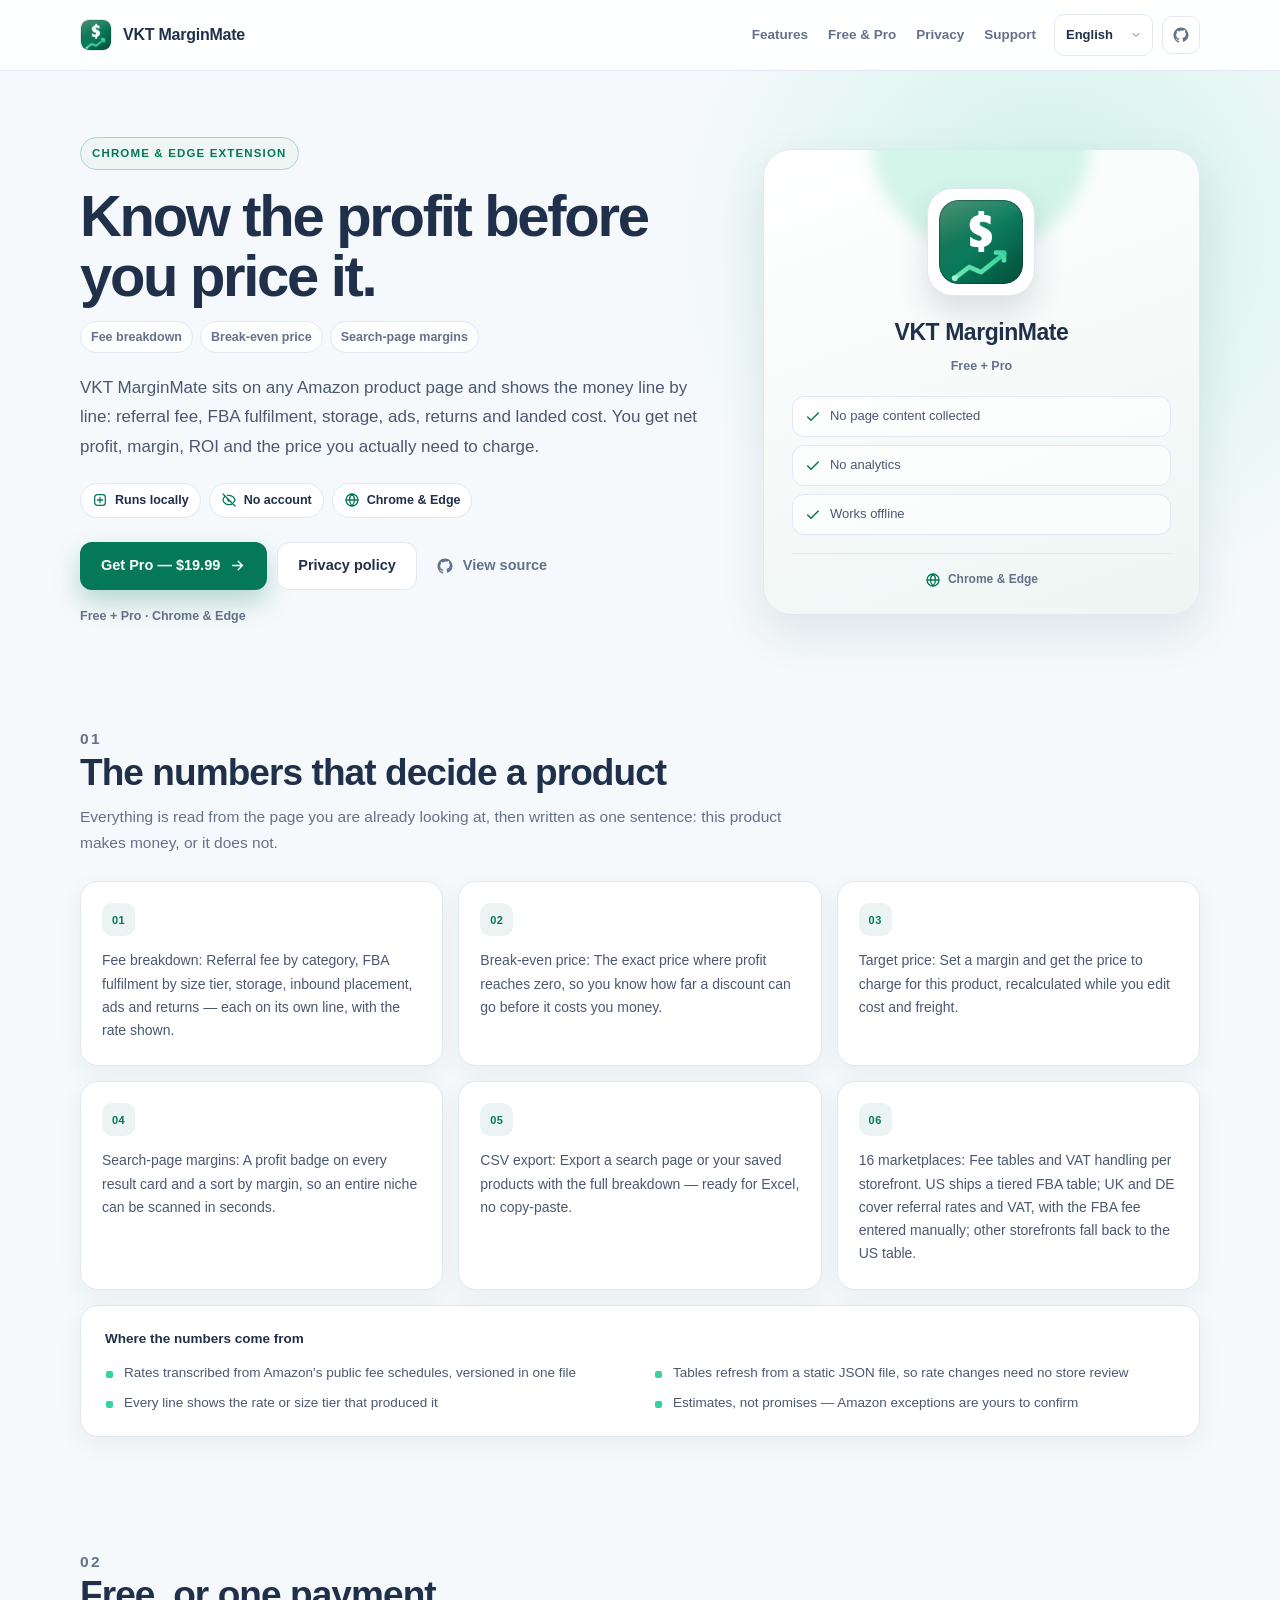
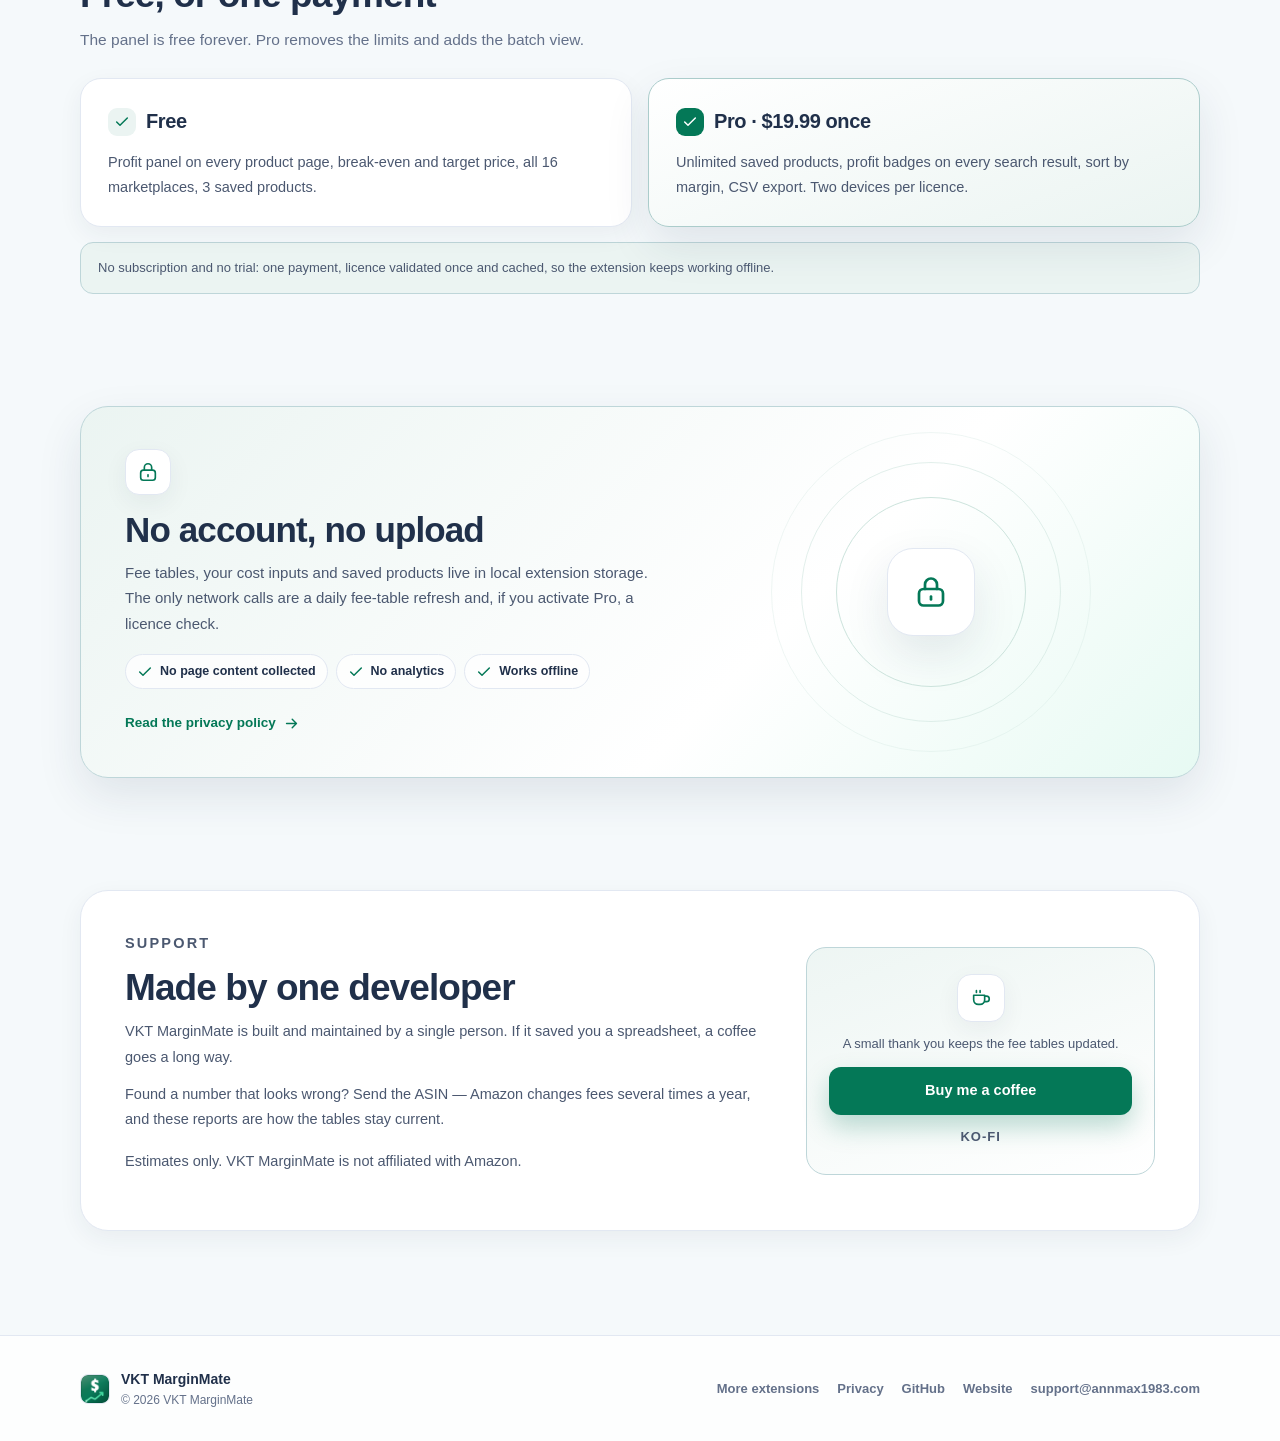
<file: index.html>
<!DOCTYPE html>
<html lang="en">
<head>
<meta charset="utf-8">
<meta name="viewport" content="width=device-width, initial-scale=1">
<title>VKT MarginMate — Amazon FBA profit calculator</title>
<meta name="description" content="VKT MarginMate shows the real profit of any Amazon product: referral fee, FBA fulfilment, storage, ads, returns and landed cost, plus break-even and target price. Chrome and Edge extension, local only.">
<link rel="icon" href="icons/icon128.png">
<style>
:root{
  --accent:#047857;
  --accent-2:#34d399;
  --bg:#f5f9fb;
  --surface:#ffffff;
  --ink:#20304a;
  --body:#4b5870;
  --muted:#64718a;
  --line:#e2e8f2;
  --tint:#eef3fb;
  --tint:color-mix(in srgb, var(--accent) 8%, #ffffff);
  --tint-strong:#e5edfa;
  --tint-strong:color-mix(in srgb, var(--accent) 14%, #ffffff);
  --shadow:0 18px 45px rgba(32,48,74,.10);
  --shadow-soft:0 8px 24px rgba(32,48,74,.06);
}
*{box-sizing:border-box}
html{scroll-behavior:smooth;scroll-padding-top:96px}
body{
  margin:0;
  color:var(--body);
  background:radial-gradient(900px 420px at 100% -8%, color-mix(in srgb, var(--accent-2) 12%, #ffffff) 0%, rgba(255,255,255,0) 70%), var(--bg);
  font-family:"Segoe UI Variable Text","Segoe UI",-apple-system,BlinkMacSystemFont,"Helvetica Neue",Arial,sans-serif;
  font-size:16px;
  line-height:1.65;
  -webkit-font-smoothing:antialiased;
  text-rendering:optimizeLegibility;
}
img{display:block;max-width:100%}
a{color:var(--accent);text-decoration:none}
a:hover{text-decoration:underline}
button,select{font:inherit}
[hidden]{display:none !important}
::selection{background:color-mix(in srgb, var(--accent) 22%, #ffffff);color:var(--ink)}
:focus-visible{outline:2px solid color-mix(in srgb, var(--accent) 55%, #ffffff);outline-offset:3px}
.wrap{width:min(1120px, calc(100% - 40px));margin:0 auto}
.topbar{position:sticky;top:0;z-index:40;background:rgba(255,255,255,.88);backdrop-filter:blur(16px);border-bottom:1px solid var(--line)}
.topbar-inner{display:flex;align-items:center;gap:18px;height:70px}
.brand{display:flex;align-items:center;gap:11px;color:var(--ink);font-size:16px;font-weight:750;letter-spacing:-.015em;white-space:nowrap}
.brand:hover{text-decoration:none}
.brand img{width:32px;height:32px;border-radius:9px;background:#fff;border:1px solid var(--line)}
.nav-links{display:flex;align-items:center;gap:20px;margin-left:auto;font-size:13.5px;font-weight:650}
.nav-links a{color:var(--muted)}
.nav-links a:hover{color:var(--accent);text-decoration:none}
.top-actions{display:flex;align-items:center;gap:9px;margin-left:auto}
.nav-links + .top-actions{margin-left:0}
.icon-btn{width:38px;height:38px;display:grid;place-items:center;border-radius:10px;border:1px solid var(--line);background:#fff;color:var(--muted)}
.icon-btn:hover{color:var(--accent);border-color:color-mix(in srgb, var(--accent) 26%, var(--line));text-decoration:none}
.lang{
  appearance:none;-webkit-appearance:none;
  border:1px solid var(--line);
  background-color:#fff;
  background-image:url("data:image/svg+xml,%3Csvg xmlns='http://www.w3.org/2000/svg' width='12' height='12' viewBox='0 0 24 24' fill='none' stroke='%2364718a' stroke-width='2' stroke-linecap='round' stroke-linejoin='round'%3E%3Cpath d='m6 9 6 6 6-6'/%3E%3C/svg%3E");
  background-repeat:no-repeat;
  background-position:right 10px center;
  background-size:12px;
  color:var(--ink);
  border-radius:10px;
  padding:9px 32px 9px 11px;
  font-size:13px;
  font-weight:600;
  cursor:pointer;
  max-width:150px;
}
.lang:hover{border-color:color-mix(in srgb, var(--accent) 26%, var(--line))}
.btn{display:inline-flex;align-items:center;justify-content:center;gap:9px;min-height:48px;padding:0 20px;border-radius:12px;border:1px solid transparent;font-weight:700;font-size:14.5px;line-height:1.2;transition:transform .18s ease, box-shadow .18s ease, background-color .18s ease, border-color .18s ease}
.btn:hover{text-decoration:none;transform:translateY(-1px)}
.btn-primary{background:var(--accent);color:#fff;box-shadow:0 12px 26px color-mix(in srgb, var(--accent) 26%, transparent)}
.btn-primary:hover{background:color-mix(in srgb, var(--accent) 90%, var(--ink));box-shadow:0 15px 30px color-mix(in srgb, var(--accent) 30%, transparent)}
.btn-secondary{background:#fff;color:var(--ink);border-color:var(--line)}
.btn-secondary:hover{border-color:color-mix(in srgb, var(--accent) 28%, var(--line))}
.btn-quiet{background:transparent;color:var(--muted);padding:0 8px}
.btn-quiet:hover{color:var(--accent)}
.site-footer{margin-top:48px;border-top:1px solid var(--line);background:rgba(255,255,255,.8);padding:32px 0}
.footer-inner{display:flex;flex-wrap:wrap;gap:20px 32px;align-items:center;justify-content:space-between}
.footer-brand{display:flex;align-items:center;gap:11px;color:var(--ink);font-size:14px;font-weight:700}
.footer-brand img{width:30px;height:30px;border-radius:8px;border:1px solid var(--line);background:#fff}
.footer-brand .copy{display:block;color:var(--muted);font-size:12px;font-weight:500;line-height:1.4;margin-top:1px}
.footer-links{display:flex;flex-wrap:wrap;gap:9px 18px;align-items:center;font-size:13px;font-weight:600}
.footer-links a{color:var(--muted)}
.footer-links a:hover{color:var(--accent);text-decoration:none}
@media (max-width:900px){
  .nav-links{display:none}
  .topbar-inner{height:62px}
  .wrap{width:calc(100% - 32px)}
}
@media (max-width:560px){
  .brand span{display:none}
  .lang{max-width:124px}
  .site-footer{padding:26px 0}
  .footer-inner{align-items:flex-start;flex-direction:column}
}
@media (prefers-reduced-motion:reduce){
  html{scroll-behavior:auto}
  *,*::before,*::after{transition:none !important;animation:none !important}
}

.hero{position:relative;overflow:hidden;padding:66px 0 44px}
.hero::before{content:"";position:absolute;right:-160px;top:-220px;width:780px;height:780px;border-radius:50%;background:radial-gradient(circle, color-mix(in srgb, var(--accent-2) 20%, rgba(255,255,255,0)) 0%, rgba(255,255,255,0) 68%);pointer-events:none}
.hero-grid{position:relative;display:grid;grid-template-columns:minmax(0,1.18fr) minmax(300px,.82fr);gap:54px;align-items:center}
.hero-copy{min-width:0}
.eyebrow{display:inline-flex;align-items:center;gap:7px;padding:6px 11px;border-radius:999px;border:1px solid color-mix(in srgb, var(--accent) 22%, var(--line));background:color-mix(in srgb, var(--accent) 7%, #ffffff);color:var(--accent);font-size:11.5px;font-weight:800;letter-spacing:.1em;text-transform:uppercase}
.hero h1{margin:16px 0 14px;color:var(--ink);font-size:clamp(36px,4.9vw,58px);line-height:1.04;letter-spacing:-.04em;font-weight:800;overflow-wrap:anywhere}
.tagline{display:flex;flex-wrap:wrap;gap:7px;margin:0 0 20px}
.tagline span{padding:5px 10px;border:1px solid var(--line);border-radius:999px;background:rgba(255,255,255,.8);color:var(--muted);font-size:12.5px;font-weight:650}
.lead{max-width:680px;margin:0 0 22px;color:var(--body);font-size:17px;line-height:1.72}
.badges{display:flex;flex-wrap:wrap;gap:8px;margin:0 0 24px}
.badge{display:inline-flex;align-items:center;gap:7px;padding:6px 11px;border:1px solid var(--line);border-radius:999px;background:#fff;color:var(--ink);font-size:12.5px;font-weight:650}
.badge svg{color:var(--accent)}
.cta-row{display:flex;flex-wrap:wrap;gap:10px;align-items:center}
.micro{margin:16px 0 0;color:var(--muted);font-size:12.5px;font-weight:550}
.app-card{position:relative;overflow:hidden;padding:32px 28px 24px;border:1px solid var(--line);border-radius:28px;background:linear-gradient(160deg,#ffffff 0%, color-mix(in srgb, var(--accent) 7%, #ffffff) 100%);box-shadow:var(--shadow);text-align:center}
.app-card-glow{position:absolute;width:220px;height:220px;left:50%;top:-120px;transform:translateX(-50%);border-radius:50%;background:color-mix(in srgb, var(--accent-2) 20%, rgba(255,255,255,0));filter:blur(8px)}
.app-icon{position:relative;width:108px;height:108px;margin:6px auto 18px;padding:11px;border-radius:26px;background:#fff;border:1px solid var(--line);box-shadow:0 16px 30px rgba(32,48,74,.14)}
.app-icon img{width:100%;height:100%;object-fit:contain;border-radius:18px}
.app-name{position:relative;color:var(--ink);font-size:23px;font-weight:800;letter-spacing:-.02em}
.app-sub{position:relative;margin:4px 0 20px;color:var(--muted);font-size:12.5px;font-weight:600}
.app-points{position:relative;display:grid;gap:8px;text-align:left}
.app-points div{display:flex;align-items:flex-start;gap:9px;padding:10px 12px;border:1px solid var(--line);border-radius:12px;background:rgba(255,255,255,.72);color:var(--body);font-size:13px;line-height:1.45}
.app-points svg{flex:none;margin-top:2px;color:var(--accent)}
.app-footer{position:relative;display:flex;align-items:center;justify-content:center;gap:7px;margin-top:18px;padding-top:16px;border-top:1px solid var(--line);color:var(--muted);font-size:12px;font-weight:650}
.app-footer svg{color:var(--accent)}
.block{padding:56px 0}
.section-head{max-width:720px;margin:0 0 26px}
.kicker{margin:0 0 9px;color:var(--accent);font-size:11.5px;font-weight:800;letter-spacing:.15em;text-transform:uppercase}
.section-head h2,.support-copy h2{margin:0 0 10px;color:var(--ink);font-size:clamp(27px,3.2vw,37px);line-height:1.15;letter-spacing:-.025em;font-weight:800}
.section-head p{margin:0;color:var(--muted);font-size:15.5px;line-height:1.65}
.feature-grid{display:grid;grid-template-columns:repeat(3,minmax(0,1fr));gap:15px}
.feature{padding:21px 21px 23px;border:1px solid var(--line);border-radius:18px;background:#fff;box-shadow:var(--shadow-soft);transition:transform .2s ease, border-color .2s ease, box-shadow .2s ease}
.feature:hover{transform:translateY(-2px);border-color:color-mix(in srgb, var(--accent) 22%, var(--line));box-shadow:0 14px 32px rgba(32,48,74,.09)}
.feature .num{display:inline-flex;align-items:center;justify-content:center;width:33px;height:33px;margin-bottom:13px;border-radius:10px;background:var(--tint);color:var(--accent);font-size:11px;font-weight:800;letter-spacing:.04em}
.feature p{margin:0;color:var(--body);font-size:14px;line-height:1.66}
.more-panel{margin-top:15px;padding:22px 24px;border:1px solid var(--line);border-radius:18px;background:#fff;box-shadow:var(--shadow-soft)}
.more-panel h3{margin:0 0 13px;color:var(--ink);font-size:13.5px;font-weight:750}
.more-list{display:grid;grid-template-columns:1fr 1fr;gap:9px 28px;margin:0;padding:0;list-style:none}
.more-list li{position:relative;padding-left:19px;color:var(--body);font-size:13.5px;line-height:1.55}
.more-list li::before{content:"";position:absolute;left:1px;top:.6em;width:7px;height:7px;border-radius:2px;background:var(--accent-2)}
.plans{display:grid;grid-template-columns:1fr 1fr;gap:16px}
.plan{padding:26px 27px;border:1px solid var(--line);border-radius:21px;background:#fff;box-shadow:var(--shadow-soft)}
.plan.premium{border-color:color-mix(in srgb, var(--accent) 25%, var(--line));background:linear-gradient(160deg,#ffffff 0%, color-mix(in srgb, var(--accent) 8%, #ffffff) 100%);box-shadow:var(--shadow)}
.plan-top{display:flex;align-items:center;gap:10px;margin-bottom:12px}
.plan-top h3{margin:0;color:var(--ink);font-size:20px;font-weight:780;letter-spacing:-.02em}
.plan-mark{display:inline-flex;align-items:center;justify-content:center;width:28px;height:28px;border-radius:9px}
.plan-mark.free{background:var(--tint);color:var(--accent)}
.plan-mark.premium{background:var(--accent);color:#fff}
.plan p{margin:0;color:var(--body);font-size:14.5px;line-height:1.72}
.plan-note{margin-top:15px;padding:14px 17px;border:1px solid color-mix(in srgb, var(--accent) 16%, var(--line));border-radius:13px;background:var(--tint);color:var(--body);font-size:13px;line-height:1.65}
.privacy-panel{display:grid;grid-template-columns:minmax(0,1.1fr) minmax(260px,.9fr);gap:34px;align-items:center;padding:42px 44px;border:1px solid color-mix(in srgb, var(--accent) 16%, var(--line));border-radius:28px;background:linear-gradient(135deg, color-mix(in srgb, var(--accent) 8%, #ffffff) 0%, #ffffff 62%, color-mix(in srgb, var(--accent-2) 12%, #ffffff) 100%);box-shadow:var(--shadow)}
.panel-icon{display:inline-flex;align-items:center;justify-content:center;width:46px;height:46px;margin-bottom:15px;border-radius:14px;background:#fff;border:1px solid var(--line);color:var(--accent);box-shadow:var(--shadow-soft)}
.privacy-panel h2{margin:0 0 10px;color:var(--ink);font-size:clamp(26px,3vw,35px);line-height:1.15;letter-spacing:-.025em;font-weight:800}
.panel-lead{max-width:620px;margin:0 0 18px;color:var(--body);font-size:15px;line-height:1.7}
.points{display:flex;flex-wrap:wrap;gap:8px;margin-bottom:20px}
.point{display:inline-flex;align-items:center;gap:7px;padding:6px 11px;border:1px solid var(--line);border-radius:999px;background:rgba(255,255,255,.78);color:var(--ink);font-size:12.5px;font-weight:650}
.point svg{color:var(--accent)}
.text-link{display:inline-flex;align-items:center;gap:7px;color:var(--accent);font-size:13.5px;font-weight:750}
.text-link:hover{text-decoration:none;gap:10px}
.privacy-visual{position:relative;min-height:250px;display:grid;place-items:center}
.ring{position:absolute;border-radius:50%;border:1px solid color-mix(in srgb, var(--accent) 20%, #ffffff)}
.ring.one{width:190px;height:190px}
.ring.two{width:260px;height:260px;opacity:.58}
.ring.three{width:320px;height:320px;opacity:.32}
.lock-badge{position:relative;display:grid;place-items:center;width:88px;height:88px;border-radius:26px;background:#fff;border:1px solid var(--line);color:var(--accent);box-shadow:var(--shadow)}
.lock-badge svg{width:36px;height:36px}
.support-card{display:grid;grid-template-columns:minmax(0,1.3fr) minmax(260px,.7fr);gap:34px;align-items:center;padding:40px 44px;border:1px solid var(--line);border-radius:28px;background:#fff;box-shadow:var(--shadow-soft)}
.support-copy .kicker{margin-bottom:10px}
.support-copy p{max-width:640px;margin:0 0 12px;color:var(--body);font-size:14.5px;line-height:1.75}
.support-copy p:last-of-type{margin-bottom:16px}
.disclaimer{margin:0;color:var(--muted);font-size:12px;line-height:1.6}
.kofi{display:flex;flex-direction:column;align-items:center;gap:12px;padding:26px 22px;border:1px solid color-mix(in srgb, var(--accent) 16%, var(--line));border-radius:20px;background:linear-gradient(160deg, color-mix(in srgb, var(--accent) 7%, #ffffff) 0%, #ffffff 100%);text-align:center}
.kofi-icon{display:grid;place-items:center;width:48px;height:48px;border-radius:14px;background:#fff;border:1px solid var(--line);color:var(--accent);box-shadow:var(--shadow-soft)}
.kofi p{margin:0;color:var(--body);font-size:13px;line-height:1.6}
.kofi-btn{width:100%}
.kofi-note{margin:0;color:var(--muted);font-size:11.5px;font-weight:700;letter-spacing:.08em;text-transform:uppercase}
@media (max-width:1024px){
  .hero-grid{grid-template-columns:1fr;gap:38px}
  .app-card{max-width:460px;margin:0 auto;width:100%}
  .feature-grid{grid-template-columns:1fr 1fr}
  .privacy-panel,.support-card{grid-template-columns:1fr;gap:26px}
  .privacy-visual{min-height:210px}
}
@media (max-width:760px){
  .hero{padding:44px 0 30px}
  .hero h1{font-size:clamp(33px,9vw,46px)}
  .lead{font-size:16px}
  .block{padding:42px 0}
  .feature-grid{grid-template-columns:1fr}
  .plans{grid-template-columns:1fr}
  .more-list{grid-template-columns:1fr}
  .privacy-panel,.support-card{padding:28px 22px;border-radius:22px}
  .privacy-visual{display:none}
  .cta-row .btn{flex:1 1 auto}
}
</style>
</head>
<body>
<header class="topbar">
  <div class="wrap topbar-inner">
    <a class="brand" href="index.html"><img src="icons/icon128.png" alt="" width="32" height="32"><span>VKT MarginMate</span></a>
    <nav class="nav-links" aria-label="Main">
      <a href="#features" id="i-nav-features">Features</a>
      <a href="#plans" id="i-nav-plans">Free &amp; Pro</a>
      <a href="#privacy" id="i-nav-privacy">Privacy</a>
      <a href="#support" id="i-nav-support">Support</a>
    </nav>
    <div class="top-actions">
      <select class="lang" id="i-lang" aria-label="Language"><option value="en">English</option><option value="zh">简体中文</option><option value="ja">日本語</option><option value="de">Deutsch</option><option value="es">Español</option><option value="fr">Français</option></select>
      <a class="icon-btn" href="https://github.com/annmax1983/MarginMate" target="_blank" rel="noopener" aria-label="GitHub"><svg viewBox="0 0 24 24" width="18" height="18" aria-hidden="true" fill="currentColor"><path d="M12 2C6.48 2 2 6.58 2 12.25c0 4.53 2.87 8.37 6.84 9.73.5.1.68-.22.68-.49 0-.24-.01-1.05-.01-1.9-2.78.62-3.37-1.21-3.37-1.21-.45-1.18-1.11-1.5-1.11-1.5-.91-.64.07-.63.07-.63 1 .07 1.53 1.06 1.53 1.06.89 1.56 2.34 1.11 2.91.85.09-.66.35-1.11.63-1.36-2.22-.26-4.56-1.14-4.56-5.07 0-1.12.39-2.03 1.03-2.75-.1-.26-.45-1.3.1-2.71 0 0 .84-.28 2.75 1.05A9.4 9.4 0 0 1 12 5.96c.85 0 1.71.12 2.51.35 1.91-1.33 2.75-1.05 2.75-1.05.55 1.41.2 2.45.1 2.71.64.72 1.03 1.63 1.03 2.75 0 3.94-2.34 4.81-4.57 5.06.36.32.68.94.68 1.9 0 1.37-.01 2.47-.01 2.81 0 .27.18.6.69.49A10.02 10.02 0 0 0 22 12.25C22 6.58 17.52 2 12 2Z"/></svg></a>
    </div>
  </div>
</header>
<main>
  <section class="hero">
    <div class="wrap hero-grid">
      <div class="hero-copy">
        <span class="eyebrow" id="i-eyebrow">Chrome &amp; Edge extension</span>
        <h1 id="i-h1">Know the profit before you price it.</h1>
        <div class="tagline" id="i-tagline"><span>Fee breakdown</span><span>Break-even price</span><span>Search-page margins</span></div>
        <p class="lead" id="i-intro">VKT MarginMate sits on any Amazon product page and shows the money line by line: referral fee, FBA fulfilment, storage, ads, returns and landed cost. You get net profit, margin, ROI and the price you actually need to charge.</p>
        <div class="badges" id="i-badges"><span class="badge"><svg viewBox="0 0 24 24" width="16" height="16" aria-hidden="true" fill="none" stroke="currentColor" stroke-width="1.9" stroke-linecap="round" stroke-linejoin="round"><rect x="4" y="4" width="16" height="16" rx="4"/><path d="M8 12h8M12 8v8"/></svg>Runs locally</span><span class="badge"><svg viewBox="0 0 24 24" width="16" height="16" aria-hidden="true" fill="none" stroke="currentColor" stroke-width="1.9" stroke-linecap="round" stroke-linejoin="round"><path d="M3 3l18 18"/><path d="M10.6 10.6a2 2 0 0 0 2.8 2.8"/><path d="M9.9 5.2A10.8 10.8 0 0 1 12 5c5 0 9 4.5 9 7a11.7 11.7 0 0 1-2.3 3.6"/><path d="M6.2 6.2C4.2 7.7 3 9.7 3 12c0 2.5 4 7 9 7a11 11 0 0 0 4.2-.8"/></svg>No account</span><span class="badge"><svg viewBox="0 0 24 24" width="16" height="16" aria-hidden="true" fill="none" stroke="currentColor" stroke-width="1.9" stroke-linecap="round" stroke-linejoin="round"><circle cx="12" cy="12" r="9"/><path d="M3 12h18M12 3c2.5 2.6 3.8 5.7 3.8 9s-1.3 6.4-3.8 9c-2.5-2.6-3.8-5.7-3.8-9S9.5 5.6 12 3Z"/></svg>Chrome &amp; Edge</span></div>
        <div class="cta-row">
          <a class="btn btn-primary" href="https://annmax1983.com/checkout?plugin=marginmate" target="_blank" rel="noopener"><span id="i-get-label">Get Pro — $19.99</span><svg viewBox="0 0 24 24" width="17" height="17" aria-hidden="true" fill="none" stroke="currentColor" stroke-width="2" stroke-linecap="round" stroke-linejoin="round"><path d="M5 12h14M13 6l6 6-6 6"/></svg></a>
          <a class="btn btn-secondary" href="privacy-policy.html"><span id="i-privacy-label">Privacy policy</span></a>
          <a class="btn btn-quiet" href="https://github.com/annmax1983/MarginMate" target="_blank" rel="noopener"><svg viewBox="0 0 24 24" width="18" height="18" aria-hidden="true" fill="currentColor"><path d="M12 2C6.48 2 2 6.58 2 12.25c0 4.53 2.87 8.37 6.84 9.73.5.1.68-.22.68-.49 0-.24-.01-1.05-.01-1.9-2.78.62-3.37-1.21-3.37-1.21-.45-1.18-1.11-1.5-1.11-1.5-.91-.64.07-.63.07-.63 1 .07 1.53 1.06 1.53 1.06.89 1.56 2.34 1.11 2.91.85.09-.66.35-1.11.63-1.36-2.22-.26-4.56-1.14-4.56-5.07 0-1.12.39-2.03 1.03-2.75-.1-.26-.45-1.3.1-2.71 0 0 .84-.28 2.75 1.05A9.4 9.4 0 0 1 12 5.96c.85 0 1.71.12 2.51.35 1.91-1.33 2.75-1.05 2.75-1.05.55 1.41.2 2.45.1 2.71.64.72 1.03 1.63 1.03 2.75 0 3.94-2.34 4.81-4.57 5.06.36.32.68.94.68 1.9 0 1.37-.01 2.47-.01 2.81 0 .27.18.6.69.49A10.02 10.02 0 0 0 22 12.25C22 6.58 17.52 2 12 2Z"/></svg><span id="i-source-label">View source</span></a>
        </div>
        <p class="micro" id="i-micro">Free + Pro · Chrome &amp; Edge</p>
      </div>
      <aside class="app-card" aria-label="VKT MarginMate">
        <div class="app-card-glow" aria-hidden="true"></div>
        <div class="app-icon"><img src="icons/icon128.png" alt="VKT MarginMate icon" width="108" height="108"></div>
        <div class="app-name" id="i-app-name">VKT MarginMate</div>
        <div class="app-sub" id="i-app-sub">Free + Pro</div>
        <div class="app-points" id="i-app-points"><div><svg viewBox="0 0 24 24" width="16" height="16" aria-hidden="true" fill="none" stroke="currentColor" stroke-width="2.2" stroke-linecap="round" stroke-linejoin="round"><path d="M20 6 9 17l-5-5"/></svg><span>No page content collected</span></div><div><svg viewBox="0 0 24 24" width="16" height="16" aria-hidden="true" fill="none" stroke="currentColor" stroke-width="2.2" stroke-linecap="round" stroke-linejoin="round"><path d="M20 6 9 17l-5-5"/></svg><span>No analytics</span></div><div><svg viewBox="0 0 24 24" width="16" height="16" aria-hidden="true" fill="none" stroke="currentColor" stroke-width="2.2" stroke-linecap="round" stroke-linejoin="round"><path d="M20 6 9 17l-5-5"/></svg><span>Works offline</span></div></div>
        <div class="app-footer"><svg viewBox="0 0 24 24" width="16" height="16" aria-hidden="true" fill="none" stroke="currentColor" stroke-width="1.9" stroke-linecap="round" stroke-linejoin="round"><circle cx="12" cy="12" r="9"/><path d="M3 12h18M12 3c2.5 2.6 3.8 5.7 3.8 9s-1.3 6.4-3.8 9c-2.5-2.6-3.8-5.7-3.8-9S9.5 5.6 12 3Z"/></svg><span id="i-app-browsers">Chrome &amp; Edge</span></div>
      </aside>
    </div>
  </section>

  <section class="block" id="features">
    <div class="wrap">
      <div class="section-head">
        <p class="kicker">01</p>
        <h2 id="i-feat-title">The numbers that decide a product</h2>
        <p id="i-feat-lead">Everything is read from the page you are already looking at, then written as one sentence: this product makes money, or it does not.</p>
      </div>
      <div class="feature-grid" id="i-features">
<article class="feature"><span class="num">01</span><p>Fee breakdown: Referral fee by category, FBA fulfilment by size tier, storage, inbound placement, ads and returns — each on its own line, with the rate shown.</p></article>
<article class="feature"><span class="num">02</span><p>Break-even price: The exact price where profit reaches zero, so you know how far a discount can go before it costs you money.</p></article>
<article class="feature"><span class="num">03</span><p>Target price: Set a margin and get the price to charge for this product, recalculated while you edit cost and freight.</p></article>
<article class="feature"><span class="num">04</span><p>Search-page margins: A profit badge on every result card and a sort by margin, so an entire niche can be scanned in seconds.</p></article>
<article class="feature"><span class="num">05</span><p>CSV export: Export a search page or your saved products with the full breakdown — ready for Excel, no copy-paste.</p></article>
<article class="feature"><span class="num">06</span><p>16 marketplaces: Fee tables and VAT handling per storefront. US ships a tiered FBA table; UK and DE cover referral rates and VAT, with the FBA fee entered manually; other storefronts fall back to the US table.</p></article>
      </div>
      <div class="more-panel" id="i-more-panel">
        <h3 id="i-more-title">Where the numbers come from</h3>
        <ul class="more-list" id="i-more"><li>Rates transcribed from Amazon's public fee schedules, versioned in one file</li>
<li>Tables refresh from a static JSON file, so rate changes need no store review</li>
<li>Every line shows the rate or size tier that produced it</li>
<li>Estimates, not promises — Amazon exceptions are yours to confirm</li></ul>
      </div>
    </div>
  </section>

  <section class="block" id="plans">
    <div class="wrap">
      <div class="section-head">
        <p class="kicker">02</p>
        <h2 id="i-plan-title">Free, or one payment</h2>
        <p id="i-plan-lead">The panel is free forever. Pro removes the limits and adds the batch view.</p>
      </div>
      <div class="plans" id="i-plans">
        <article class="plan"><div class="plan-top"><span class="plan-mark free"><svg viewBox="0 0 24 24" width="16" height="16" aria-hidden="true" fill="none" stroke="currentColor" stroke-width="2.2" stroke-linecap="round" stroke-linejoin="round"><path d="M20 6 9 17l-5-5"/></svg></span><h3>Free</h3></div><p>Profit panel on every product page, break-even and target price, all 16 marketplaces, 3 saved products.</p></article>
        <article class="plan premium"><div class="plan-top"><span class="plan-mark premium"><svg viewBox="0 0 24 24" width="16" height="16" aria-hidden="true" fill="none" stroke="currentColor" stroke-width="2.2" stroke-linecap="round" stroke-linejoin="round"><path d="M20 6 9 17l-5-5"/></svg></span><h3>Pro · $19.99 once</h3></div><p>Unlimited saved products, profit badges on every search result, sort by margin, CSV export. Two devices per licence.</p></article>
      </div>
      <div class="plan-note" id="i-plan-note">No subscription and no trial: one payment, licence validated once and cached, so the extension keeps working offline.</div>
    </div>
  </section>

  <section class="block" id="privacy">
    <div class="wrap">
      <div class="privacy-panel">
        <div>
          <span class="panel-icon"><svg viewBox="0 0 24 24" width="22" height="22" aria-hidden="true" fill="none" stroke="currentColor" stroke-width="1.8" stroke-linecap="round" stroke-linejoin="round"><rect x="4" y="10" width="16" height="11" rx="3"/><path d="M8 10V7a4 4 0 0 1 8 0v3"/><path d="M12 15v2"/></svg></span>
          <h2 id="i-priv-title">No account, no upload</h2>
          <p class="panel-lead" id="i-priv-lead">Fee tables, your cost inputs and saved products live in local extension storage. The only network calls are a daily fee-table refresh and, if you activate Pro, a licence check.</p>
          <div class="points" id="i-priv-points"><span class="point"><svg viewBox="0 0 24 24" width="16" height="16" aria-hidden="true" fill="none" stroke="currentColor" stroke-width="2.2" stroke-linecap="round" stroke-linejoin="round"><path d="M20 6 9 17l-5-5"/></svg>No page content collected</span><span class="point"><svg viewBox="0 0 24 24" width="16" height="16" aria-hidden="true" fill="none" stroke="currentColor" stroke-width="2.2" stroke-linecap="round" stroke-linejoin="round"><path d="M20 6 9 17l-5-5"/></svg>No analytics</span><span class="point"><svg viewBox="0 0 24 24" width="16" height="16" aria-hidden="true" fill="none" stroke="currentColor" stroke-width="2.2" stroke-linecap="round" stroke-linejoin="round"><path d="M20 6 9 17l-5-5"/></svg>Works offline</span></div>
          <a class="text-link" href="privacy-policy.html"><span id="i-priv-cta">Read the privacy policy</span><svg viewBox="0 0 24 24" width="17" height="17" aria-hidden="true" fill="none" stroke="currentColor" stroke-width="2" stroke-linecap="round" stroke-linejoin="round"><path d="M5 12h14M13 6l6 6-6 6"/></svg></a>
        </div>
        <div class="privacy-visual" aria-hidden="true">
          <span class="ring one"></span><span class="ring two"></span><span class="ring three"></span>
          <span class="lock-badge"><svg viewBox="0 0 24 24" width="22" height="22" aria-hidden="true" fill="none" stroke="currentColor" stroke-width="1.8" stroke-linecap="round" stroke-linejoin="round"><rect x="4" y="10" width="16" height="11" rx="3"/><path d="M8 10V7a4 4 0 0 1 8 0v3"/><path d="M12 15v2"/></svg></span>
        </div>
      </div>
    </div>
  </section>

  <section class="block" id="support">
    <div class="wrap">
      <div class="support-card">
        <div class="support-copy">
          <p class="kicker" id="i-support-eyebrow">Support</p>
          <h2 id="i-support-title">Made by one developer</h2>
          <div id="i-support-copy"><p>VKT MarginMate is built and maintained by a single person. If it saved you a spreadsheet, a coffee goes a long way.</p><p>Found a number that looks wrong? Send the ASIN — Amazon changes fees several times a year, and these reports are how the tables stay current.</p></div>
          <p class="disclaimer" id="i-support-disclaimer">Estimates only. VKT MarginMate is not affiliated with Amazon.</p>
        </div>
        <div class="kofi">
          <div class="kofi-icon"><svg viewBox="0 0 24 24" width="22" height="22" aria-hidden="true" fill="none" stroke="currentColor" stroke-width="1.8" stroke-linecap="round" stroke-linejoin="round"><path d="M4 9h12v5a5 5 0 0 1-5 5H9a5 5 0 0 1-5-5V9Z"/><path d="M16 10h2a3 3 0 0 1 0 6h-2"/><path d="M7 4v2M11 4v2"/></svg></div>
          <p id="i-support-hint">A small thank you keeps the fee tables updated.</p>
          <a class="btn btn-primary kofi-btn" href="https://ko-fi.com/annmax?ref=marginmate" target="_blank" rel="noopener"><span id="i-support-btn-label">Buy me a coffee</span></a>
          <p class="kofi-note">Ko-fi</p>
        </div>
      </div>
    </div>
  </section>
</main>
<footer class="site-footer">
  <div class="wrap footer-inner">
    <div class="footer-brand">
      <img src="icons/icon128.png" alt="" width="30" height="30">
      <div>VKT MarginMate<span class="copy" id="i-footer-copy">© 2026 VKT MarginMate</span></div>
    </div>
    <nav class="footer-links" aria-label="Footer">
      <a href="https://annmax1983.com/extensions.html" target="_blank" rel="noopener" id="i-footer-more">More extensions</a>
      <a href="privacy-policy.html" id="i-footer-privacy">Privacy</a>
      <a href="https://github.com/annmax1983/MarginMate" target="_blank" rel="noopener" id="i-footer-github">GitHub</a>
      <a href="https://www.annmax1983.com/extensions/marginmate" target="_blank" rel="noopener" id="i-footer-site">Website</a>
      <a href="mailto:support@annmax1983.com">support@annmax1983.com</a>
    </nav>
  </div>
</footer>
<script>
const MODEL = {"name":"VKT MarginMate","icon":"icons/icon128.png","github":"https://github.com/annmax1983/MarginMate","site":"https://www.annmax1983.com/extensions/marginmate","support":"https://ko-fi.com/annmax?ref=marginmate","slug":"marginmate","langs":{"en":{"tagline":"Fee breakdown · Break-even price · Search-page margins","intro":"VKT MarginMate sits on any Amazon product page and shows the money line by line: referral fee, FBA fulfilment, storage, ads, returns and landed cost. You get net profit, margin, ROI and the price you actually need to charge.","why":["Fee breakdown: Referral fee by category, FBA fulfilment by size tier, storage, inbound placement, ads and returns — each on its own line, with the rate shown.","Break-even price: The exact price where profit reaches zero, so you know how far a discount can go before it costs you money.","Target price: Set a margin and get the price to charge for this product, recalculated while you edit cost and freight.","Search-page margins: Profit badges on the first three result cards — every result with Pro — plus a sort by margin, so an entire niche can be scanned in seconds.","CSV export: Export a search page or your saved products with the full breakdown — ready for Excel, no copy-paste.","16 marketplaces: Fee tables and VAT handling per storefront. US ships a tiered FBA table; UK and DE cover referral rates and VAT, with the FBA fee entered manually; other storefronts fall back to the US table.","Rates transcribed from Amazon's public fee schedules, versioned in one file","Tables refresh from a static JSON file, so rate changes need no store review","Every line shows the rate or size tier that produced it","Estimates, not promises — Amazon exceptions are yours to confirm"],"plan":{"free":"Profit panel on every product page, break-even and target price, all 16 marketplaces, 3 saved products.","premium":"Unlimited saved products, profit badges on every search result, sort by margin, CSV export. Two devices per licence.","note":"No subscription and no trial: one payment, licence validated once and cached, so the extension keeps working offline."},"thankTitle":"Made by one developer","thank":["VKT MarginMate is built and maintained by a single person. If it saved you a spreadsheet, a coffee goes a long way.","Found a number that looks wrong? Send the ASIN — Amazon changes fees several times a year, and these reports are how the tables stay current."],"disclaimer":"Estimates only. VKT MarginMate is not affiliated with Amazon.","ctaHint":"A small thank you keeps the fee tables updated.","btnText":"Buy me a coffee","ui":{"navFeatures":"Features","navPlans":"Free & Pro","navPrivacy":"Privacy","navSupport":"Support","eyebrow":"Chrome & Edge extension","badgeFree":"Free + Pro","badgeLocal":"Runs locally","badgeNoTrack":"No account","badgeBrowsers":"Chrome & Edge","ctaGet":"Get Pro — $19.99","ctaPrivacy":"Privacy policy","ctaSource":"View source","featuresTitle":"The numbers that decide a product","featuresLead":"Everything is read from the page you are already looking at, then written as one sentence: this product makes money, or it does not.","moreTitle":"Where the numbers come from","proLabel":"Pro","freeLabel":"Free","premiumLabel":"Pro · $19.99 once","planTitle":"Free, or one payment","planLead":"The panel is free forever. Pro removes the limits and adds the batch view.","privacyTitle":"No account, no upload","privacyLead":"Fee tables, your cost inputs and saved products live in local extension storage. The only network calls are a daily fee-table refresh and, if you activate Pro, a licence check.","privacyPoints":["No page content collected","No analytics","Works offline"],"privacyCta":"Read the privacy policy","supportEyebrow":"Support","supportHint":"A small thank you keeps the fee tables updated.","footerMore":"More extensions","footerPrivacy":"Privacy","footerGithub":"GitHub","footerSite":"Website"}},"zh":{"tagline":"费用逐项拆解 · 保本售价 · 搜索页利润","intro":"VKT MarginMate 挂在亚马逊商品页上，把每一笔钱摊开：佣金、FBA 配送费、仓储、入库、广告、退货与到岸成本。最后只给你四个结果：净利、净利率、ROI，以及你真正该卖的价格。","why":["费用拆解：按类目的佣金、按尺寸分段的 FBA 配送费、仓储、入库配置、广告与退货，每项单独一行并标出所用费率。","保本售价：利润归零的那个价格，让你知道折扣能打到哪一步还不亏。","目标利润价：设定利润率，直接得到该卖多少钱；改成本、改头程时实时重算。","搜索页利润：搜索结果带利润角标（免费版前 3 条，Pro 全量），还能按利润率排序，一个细分市场几十秒扫完。","CSV 导出：整页搜索结果或已保存商品连成本拆解一起导出，直接进 Excel。","16 个站点：按站点匹配费率并处理增值税。美国含分档配送费表；英德含佣金率与增值税，配送费手填；其它站点回退美国表。","费率转录自亚马逊公开费率表，集中在一个版本化文件里","费率表可由静态 JSON 静默刷新，改价不需重新过审","每一行都标出所用费率或尺寸分段","只做估算不打包票，亚马逊的例外规则仍需你确认"],"plan":{"free":"商品页利润面板、保本价与目标价、16 个站点、保存 3 个商品。","premium":"保存商品不限、每个搜索结果都有利润角标、按利润率排序、CSV 导出。一个授权 2 台设备。","note":"没有订阅，也没有试用期：一次性付款，授权校验一次后缓存到本地，离线也能正常用。"},"thankTitle":"一个人维护的扩展","thank":["VKT MarginMate 由我一个人开发和维护。如果它替你省下了一张表格，请我喝杯咖啡就很够意思。","发现数字不对？把 ASIN 发给我。亚马逊一年改好几次费率，这些反馈是费率表能保持准确的原因。"],"disclaimer":"仅为估算，与亚马逊官方无关联。","ctaHint":"一点支持，让费率表持续更新。","btnText":"请我喝咖啡","ui":{"navFeatures":"功能","navPlans":"免费与 Pro","navPrivacy":"隐私","navSupport":"支持","eyebrow":"Chrome / Edge 扩展","badgeFree":"免费 + Pro","badgeLocal":"本地运行","badgeNoTrack":"无需账号","badgeBrowsers":"Chrome / Edge","ctaGet":"获取 Pro — $19.99","ctaPrivacy":"隐私政策","ctaSource":"查看源码","featuresTitle":"决定一个商品成败的几个数字","featuresLead":"全部从你正在看的页面读取，最后汇成一句话：这个商品赚钱，或者不赚钱。","moreTitle":"数字从哪来","proLabel":"Pro","freeLabel":"免费","premiumLabel":"Pro · 一次性 $19.99","planTitle":"免费用，或一次性买断","planLead":"面板永久免费。Pro 解除限制并解锁批量视图。","privacyTitle":"无账号，不上传","privacyLead":"费率表、你填的成本、保存的商品全部存在浏览器本地。唯一的网络请求是每天一次费率刷新，以及你激活 Pro 时的授权校验。","privacyPoints":["不采集页面内容","无统计埋点","离线可用"],"privacyCta":"阅读隐私政策","supportEyebrow":"支持","supportHint":"一点支持，让费率表持续更新。","footerMore":"更多扩展","footerPrivacy":"隐私","footerGithub":"GitHub","footerSite":"官网"}},"ja":{"tagline":"費用の内訳 · 損益分岐価格 · 検索結果の利益","intro":"VKT MarginMate は Amazon の商品ページに常駐し、販売手数料・FBA 配送料・保管料・広告費・返品・原価を一行ずつ表示します。最後に残るのは純利益・利益率・ROI、そして「いくらで売るべきか」です。","why":["費用の内訳：カテゴリ別の販売手数料、サイズ帯別の FBA 配送料、保管料、入庫手数料、広告費、返品を一行ずつ料率付きで表示します。","損益分岐価格：利益がゼロになる価格。どこまで値引きできるかが分かります。","目標価格：利益率を決めれば、その商品の売価を算出。原価や輸送費の変更で即再計算します。","検索結果の利益：検索結果に利益バッジを表示（無料版は上位 3 件、Pro は全件）、利益率で並べ替え。ニッチ全体を数十秒で確認できます。","CSV 出力：検索結果や保存した商品を、費用の内訳ごと Excel 向けに出力します。","16 のマーケット：ストアごとの料率と VAT に対応。US は段階式 FBA 表、英・独は紹介料と VAT（FBA は手入力）、その他は US 表を使用。","Amazon の公開料率表を 1 つのバージョン管理ファイルに転記","料率表は静的 JSON から更新でき、審査の再提出は不要","各行に適用した料率・サイズ帯を表示","あくまで推定です。Amazon 側の例外はご確認ください"],"plan":{"free":"商品ページの利益パネル、損益分岐価格と目標価格、16 マーケット、保存 3 件。","premium":"保存無制限、検索結果すべてに利益バッジ、利益率で並べ替え、CSV 出力。1 ライセンス 2 台まで。","note":"サブスクも体験版もありません。1 回の支払いで、認証は一度だけ行いキャッシュするので、オフラインでも動作します。"},"thankTitle":"一人で作っています","thank":["VKT MarginMate は一人で開発・保守しています。表計算の手間が減ったら、コーヒー一杯が大きな支えになります。","数字がおかしいと思ったら ASIN をお知らせください。Amazon は年に数回料率を変えるため、報告が正確さを保つ手段です。"],"disclaimer":"あくまで推定です。Amazon とは無関係です。","ctaHint":"小さな支援が料率表の更新を支えます。","btnText":"コーヒーをおごる","ui":{"navFeatures":"機能","navPlans":"無料と Pro","navPrivacy":"プライバシー","navSupport":"サポート","eyebrow":"Chrome / Edge 拡張機能","badgeFree":"無料 + Pro","badgeLocal":"ローカル処理","badgeNoTrack":"アカウント不要","badgeBrowsers":"Chrome / Edge","ctaGet":"Pro を入手 — $19.99","ctaPrivacy":"プライバシーポリシー","ctaSource":"ソースを見る","featuresTitle":"商品の採算を決める数字","featuresLead":"表示中のページから読み取り、最後に一文へまとめます。この商品は儲かるのか、儲からないのか。","moreTitle":"数字の出どころ","proLabel":"Pro","freeLabel":"無料","premiumLabel":"Pro · $19.99 買い切り","planTitle":"無料、または買い切り","planLead":"パネルは永久無料。Pro は制限を解除し、一括表示を追加します。","privacyTitle":"アカウント不要、アップロードなし","privacyLead":"料率表、入力した原価、保存した商品はすべてブラウザ内に保存されます。通信は 1 日 1 回の料率更新と、Pro 有効化時の認証のみです。","privacyPoints":["ページ内容を収集しません","解析ツールなし","オフラインで動作"],"privacyCta":"プライバシーポリシーを読む","supportEyebrow":"サポート","supportHint":"小さな支援が料率表の更新を支えます。","footerMore":"他の拡張機能","footerPrivacy":"プライバシー","footerGithub":"GitHub","footerSite":"ウェブサイト"}},"de":{"tagline":"Gebührenaufstellung · Break-even-Preis · Margen in Suchergebnissen","intro":"VKT MarginMate liegt auf jeder Amazon-Produktseite und zeigt das Geld Zeile für Zeile: Verkaufsprovision, FBA-Versand, Lager, Werbung, Retouren und Landed Cost. Am Ende bleiben Gewinn, Marge, ROI — und der Preis, den Sie verlangen müssen.","why":["Gebührenaufstellung: Provision nach Kategorie, FBA-Versand nach Größenklasse, Lager, Inbound Placement, Werbung und Retouren — je eine Zeile, mit Satz.","Break-even-Preis: Der Preis, bei dem der Gewinn null ist. Sie sehen, wie weit ein Rabatt gehen darf.","Zielpreis: Marge vorgeben und den nötigen Preis erhalten — neu berechnet, während Sie Kosten und Fracht ändern.","Margen in Suchergebnissen: Gewinn-Badge auf den ersten drei Ergebniskarten (mit Pro auf allen) und Sortierung nach Marge, damit eine Nische in Sekunden lesbar wird.","CSV-Export: Suchergebnisse oder gespeicherte Produkte inklusive Aufstellung exportieren — direkt für Excel.","16 Marktplätze: Gebührentabellen und VAT je Storefront. US mit gestaffelter FBA-Tabelle, UK und DE mit Provision und VAT (FBA manuell), andere nutzen die US-Tabelle.","Sätze aus Amazons öffentlichen Gebührenplänen, versioniert in einer Datei","Tabellen aktualisieren sich über eine statische JSON-Datei — ohne Store-Review","Jede Zeile zeigt den Satz oder die Größenklasse","Schätzungen, kein Versprechen — Amazon-Ausnahmen prüfen Sie selbst"],"plan":{"free":"Gewinn-Panel auf jeder Produktseite, Break-even und Zielpreis, alle 16 Marktplätze, 3 gespeicherte Produkte.","premium":"Unbegrenzt speichern, Badges in allen Suchergebnissen, Sortierung nach Marge, CSV-Export. Zwei Geräte pro Lizenz.","note":"Kein Abo und keine Testphase: einmal zahlen, Lizenz einmal prüfen und cachen — die Erweiterung läuft offline weiter."},"thankTitle":"Von einem Entwickler","thank":["VKT MarginMate wird von einer Person gebaut und gepflegt. Wenn es Ihnen eine Tabelle erspart hat, hilft ein Kaffee.","Eine Zahl wirkt falsch? Schicken Sie die ASIN — Amazon ändert Gebühren mehrmals im Jahr, und solche Meldungen halten die Tabellen aktuell."],"disclaimer":"Nur Schätzungen. VKT MarginMate steht in keiner Verbindung zu Amazon.","ctaHint":"Eine kleine Unterstützung hält die Tabellen aktuell.","btnText":"Kaffee spendieren","ui":{"navFeatures":"Funktionen","navPlans":"Free & Pro","navPrivacy":"Datenschutz","navSupport":"Support","eyebrow":"Chrome- und Edge-Erweiterung","badgeFree":"Free + Pro","badgeLocal":"Läuft lokal","badgeNoTrack":"Kein Konto","badgeBrowsers":"Chrome & Edge","ctaGet":"Pro holen — 19,99 $","ctaPrivacy":"Datenschutz","ctaSource":"Quellcode","featuresTitle":"Die Zahlen, die über ein Produkt entscheiden","featuresLead":"Alles wird von der Seite gelesen, die Sie ohnehin offen haben, und zu einem Satz zusammengefasst: trägt das Produkt oder nicht.","moreTitle":"Woher die Zahlen kommen","proLabel":"Pro","freeLabel":"Free","premiumLabel":"Pro · 19,99 $ einmalig","planTitle":"Kostenlos oder einmal zahlen","planLead":"Das Panel bleibt kostenlos. Pro hebt die Grenzen auf und ergänzt die Batch-Ansicht.","privacyTitle":"Kein Konto, kein Upload","privacyLead":"Gebührentabellen, Ihre Kosten und gespeicherte Produkte liegen im lokalen Speicher der Erweiterung. Netzwerkzugriffe: tägliche Tabellenaktualisierung und, bei Pro, eine Lizenzprüfung.","privacyPoints":["Keine Seiteninhalte gesammelt","Keine Analyse","Offline nutzbar"],"privacyCta":"Datenschutzerklärung lesen","supportEyebrow":"Support","supportHint":"Eine kleine Unterstützung hält die Tabellen aktuell.","footerMore":"Weitere Erweiterungen","footerPrivacy":"Datenschutz","footerGithub":"GitHub","footerSite":"Webseite"}},"es":{"tagline":"Desglose de comisiones · Precio de equilibrio · Márgenes en resultados","intro":"VKT MarginMate vive en la ficha de cualquier producto de Amazon y muestra el dinero línea a línea: comisión, envío FBA, almacenaje, publicidad, devoluciones y coste de compra. Al final quedan cuatro datos: beneficio, margen, ROI y el precio que deberías cobrar.","why":["Desglose de comisiones: Comisión por categoría, envío FBA por tramo de tamaño, almacenaje, colocación, publicidad y devoluciones, cada uno en su línea con su tarifa.","Precio de equilibrio: El precio exacto donde el beneficio es cero, para saber hasta dónde puede bajar un descuento.","Precio objetivo: Fija un margen y obtén el precio a cobrar; se recalcula mientras editas coste y transporte.","Márgenes en resultados: Insignia de beneficio en los tres primeros resultados (todos con Pro) y orden por margen: un nicho completo en segundos.","Exportar CSV: Exporta una página de resultados o tus productos guardados con todo el desglose, listo para Excel.","16 marketplaces: Tarifas e IVA por tienda. EE. UU. con tabla FBA por tramos; UK y DE con comisión e IVA (FBA a mano); el resto usa la tabla de EE. UU.","Tarifas copiadas de las tablas públicas de Amazon, versionadas en un solo archivo","Las tablas se actualizan desde un JSON estático, sin revisión de la tienda","Cada línea muestra la tarifa o el tramo aplicado","Son estimaciones: las excepciones de Amazon las confirmas tú"],"plan":{"free":"Panel de beneficio en cada ficha, precio de equilibrio y objetivo, 16 marketplaces, 3 productos guardados.","premium":"Productos ilimitados, insignias en todos los resultados, orden por margen y exportación CSV. Dos dispositivos por licencia.","note":"Sin suscripción y sin prueba: un pago único, licencia validada una vez y guardada en caché, así que funciona sin conexión."},"thankTitle":"Hecho por una persona","thank":["VKT MarginMate lo desarrolla y mantiene una sola persona. Si te ahorró una hoja de cálculo, un café ayuda mucho.","¿Una cifra no cuadra? Envíame el ASIN: Amazon cambia tarifas varias veces al año y esos avisos mantienen las tablas al día."],"disclaimer":"Solo estimaciones. VKT MarginMate no está afiliado a Amazon.","ctaHint":"Un pequeño apoyo mantiene las tarifas al día.","btnText":"Invítame a un café","ui":{"navFeatures":"Funciones","navPlans":"Gratis y Pro","navPrivacy":"Privacidad","navSupport":"Soporte","eyebrow":"Extensión de Chrome y Edge","badgeFree":"Gratis + Pro","badgeLocal":"Todo local","badgeNoTrack":"Sin cuenta","badgeBrowsers":"Chrome & Edge","ctaGet":"Obtener Pro — 19,99 $","ctaPrivacy":"Política de privacidad","ctaSource":"Ver código","featuresTitle":"Las cifras que deciden un producto","featuresLead":"Todo se lee de la página que ya tienes abierta y se resume en una frase: este producto gana dinero, o no.","moreTitle":"De dónde salen las cifras","proLabel":"Pro","freeLabel":"Gratis","premiumLabel":"Pro · 19,99 $ una vez","planTitle":"Gratis o pago único","planLead":"El panel es gratis para siempre. Pro quita los límites y añade la vista por lotes.","privacyTitle":"Sin cuenta, sin subidas","privacyLead":"Las tarifas, tus costes y los productos guardados viven en el almacenamiento local de la extensión. Solo hay dos llamadas: la actualización diaria de tarifas y, con Pro, la validación de licencia.","privacyPoints":["No se recoge el contenido de la página","Sin analítica","Funciona sin conexión"],"privacyCta":"Leer la política de privacidad","supportEyebrow":"Soporte","supportHint":"Un pequeño apoyo mantiene las tarifas al día.","footerMore":"Más extensiones","footerPrivacy":"Privacidad","footerGithub":"GitHub","footerSite":"Sitio web"}},"fr":{"tagline":"Détail des frais · Prix d'équilibre · Marges en recherche","intro":"VKT MarginMate s'installe sur chaque fiche produit Amazon et détaille l'argent ligne par ligne : commission, expédition FBA, stockage, publicité, retours et coût rendu. Il reste le bénéfice, la marge, le ROI et le prix à pratiquer.","why":["Détail des frais: Commission par catégorie, expédition FBA par tranche de taille, stockage, placement, publicité et retours — une ligne chacun, taux affiché.","Prix d'équilibre: Le prix exact où le bénéfice tombe à zéro : vous savez jusqu'où une remise reste rentable.","Prix cible: Fixez une marge et obtenez le prix à pratiquer, recalculé pendant la saisie du coût et du transport.","Marges en recherche: Un badge de bénéfice sur les trois premiers résultats (tous avec Pro) et un tri par marge : une niche se lit en quelques secondes.","Export CSV: Exportez une page de résultats ou vos produits enregistrés avec tout le détail, prêt pour Excel.","16 places de marché: Barèmes et TVA par boutique. US avec barème FBA par paliers ; UK/DE commission et TVA (FBA saisi à la main) ; les autres utilisent le barème US.","Taux recopiés des barèmes publics d'Amazon, versionnés dans un seul fichier","Les barèmes se mettent à jour via un JSON statique, sans nouvelle validation du store","Chaque ligne indique le taux ou la tranche appliquée","Des estimations, pas des promesses : les exceptions Amazon restent à vérifier"],"plan":{"free":"Panneau de bénéfice sur chaque fiche, prix d'équilibre et cible, 16 places de marché, 3 produits enregistrés.","premium":"Produits illimités, badges sur tous les résultats, tri par marge, export CSV. Deux appareils par licence.","note":"Ni abonnement ni essai : un paiement unique, licence validée une fois puis mise en cache, l'extension fonctionne hors ligne."},"thankTitle":"Développé par une personne","thank":["VKT MarginMate est développé et maintenu par une seule personne. Si l'outil vous a épargné un tableur, un café fait plaisir.","Un chiffre vous semble faux ? Envoyez l'ASIN — Amazon change ses frais plusieurs fois par an, et ces retours gardent les barèmes à jour."],"disclaimer":"Estimations uniquement. VKT MarginMate n'est pas affilié à Amazon.","ctaHint":"Un petit soutien maintient les barèmes à jour.","btnText":"Offrir un café","ui":{"navFeatures":"Fonctions","navPlans":"Gratuit et Pro","navPrivacy":"Confidentialité","navSupport":"Soutien","eyebrow":"Extension Chrome et Edge","badgeFree":"Gratuit + Pro","badgeLocal":"100 % local","badgeNoTrack":"Sans compte","badgeBrowsers":"Chrome & Edge","ctaGet":"Obtenir Pro — 19,99 $","ctaPrivacy":"Confidentialité","ctaSource":"Voir le code","featuresTitle":"Les chiffres qui décident d'un produit","featuresLead":"Tout est lu sur la page déjà ouverte, puis résumé en une phrase : ce produit gagne de l'argent, ou pas.","moreTitle":"D'où viennent les chiffres","proLabel":"Pro","freeLabel":"Gratuit","premiumLabel":"Pro · 19,99 $ une fois","planTitle":"Gratuit, ou un paiement","planLead":"Le panneau reste gratuit. Pro supprime les limites et ajoute la vue par lot.","privacyTitle":"Sans compte, sans envoi","privacyLead":"Barèmes, vos coûts et vos produits enregistrés restent dans le stockage local de l'extension. Seuls appels réseau : la mise à jour quotidienne des barèmes et, avec Pro, la validation de licence.","privacyPoints":["Aucun contenu de page collecté","Aucune analytique","Fonctionne hors ligne"],"privacyCta":"Lire la politique de confidentialité","supportEyebrow":"Soutien","supportHint":"Un petit soutien maintient les barèmes à jour.","footerMore":"Autres extensions","footerPrivacy":"Confidentialité","footerGithub":"GitHub","footerSite":"Site web"}}}};
const LANG_KEY = "vkt-marginmate-lang";
(function () {
  "use strict";

  var select = document.getElementById("i-lang");

  function esc(value) {
    return String(value == null ? "" : value)
      .replace(/&/g, "&amp;")
      .replace(/</g, "&lt;")
      .replace(/>/g, "&gt;")
      .replace(/"/g, "&quot;");
  }

  function setText(id, value) {
    var el = document.getElementById(id);
    if (el) el.textContent = value == null ? "" : value;
  }

  function detect() {
    var codes = navigator.languages && navigator.languages.length ? navigator.languages : [navigator.language || "en"];
    for (var i = 0; i < codes.length; i++) {
      var code = String(codes[i] || "").toLowerCase();
      if (code.indexOf("zh") === 0) return "zh";
      if (code.indexOf("ja") === 0) return "ja";
      if (code.indexOf("de") === 0) return "de";
      if (code.indexOf("es") === 0) return "es";
      if (code.indexOf("fr") === 0) return "fr";
      if (code.indexOf("en") === 0) return "en";
    }
    return "en";
  }

  function stripLead(value) {
    var text = String(value == null ? "" : value);
    var match = text.match(/^([^:：]{1,70})[:：]\s*/);
    if (match && /(free|gratis|kostenlos|gratuit|無料|免费|免費|premium|pro\b|payant|kostenpflichtig|プレミアム|有料|高级|高級|付费|付費|licen|lizenz|licencia|licence|授权|授權|ライセンス)/i.test(match[1])) {
      return text.slice(match[0].length);
    }
    return text;
  }

  function sentence(value) {
    var text = String(value == null ? "" : value);
    return /^[a-z]/.test(text) ? text.charAt(0).toUpperCase() + text.slice(1) : text;
  }

  function cleanNote(value) {
    var text = String(value == null ? "" : value).trim();
    if (/^(HOW IT WORKS|SO FUNKTIONIERT ES|CÓMO FUNCIONA|COMMENT ÇA MARCHE|使用方法|使い方)$/i.test(text)) return "";
    return text;
  }

  var iconCheck = '<svg viewBox="0 0 24 24" width="16" height="16" aria-hidden="true" fill="none" stroke="currentColor" stroke-width="2.2" stroke-linecap="round" stroke-linejoin="round"><path d="M20 6 9 17l-5-5"/></svg>';
  var iconLocal = '<svg viewBox="0 0 24 24" width="16" height="16" aria-hidden="true" fill="none" stroke="currentColor" stroke-width="1.9" stroke-linecap="round" stroke-linejoin="round"><rect x="4" y="4" width="16" height="16" rx="4"/><path d="M8 12h8M12 8v8"/></svg>';
  var iconEye = '<svg viewBox="0 0 24 24" width="16" height="16" aria-hidden="true" fill="none" stroke="currentColor" stroke-width="1.9" stroke-linecap="round" stroke-linejoin="round"><path d="M3 3l18 18"/><path d="M10.6 10.6a2 2 0 0 0 2.8 2.8"/><path d="M9.9 5.2A10.8 10.8 0 0 1 12 5c5 0 9 4.5 9 7a11.7 11.7 0 0 1-2.3 3.6"/><path d="M6.2 6.2C4.2 7.7 3 9.7 3 12c0 2.5 4 7 9 7a11 11 0 0 0 4.2-.8"/></svg>';
  var iconGlobe = '<svg viewBox="0 0 24 24" width="16" height="16" aria-hidden="true" fill="none" stroke="currentColor" stroke-width="1.9" stroke-linecap="round" stroke-linejoin="round"><circle cx="12" cy="12" r="9"/><path d="M3 12h18M12 3c2.5 2.6 3.8 5.7 3.8 9s-1.3 6.4-3.8 9c-2.5-2.6-3.8-5.7-3.8-9S9.5 5.6 12 3Z"/></svg>';
  var iconCoffee = '<svg viewBox="0 0 24 24" width="18" height="18" aria-hidden="true" fill="none" stroke="currentColor" stroke-width="1.9" stroke-linecap="round" stroke-linejoin="round"><path d="M4 9h12v5a5 5 0 0 1-5 5H9a5 5 0 0 1-5-5V9Z"/><path d="M16 10h2a3 3 0 0 1 0 6h-2"/><path d="M7 4v2M11 4v2"/></svg>';

  function render(lang) {
    var data = MODEL.langs[lang];
    if (!data) return;
    var u = data.ui;

    document.documentElement.lang = lang === "zh" ? "zh-CN" : lang;

    var parts = String(data.tagline || "").split("·").map(function (part) { return part.trim(); }).filter(Boolean);
    var headline = parts.length ? parts.shift() : MODEL.name;

    document.title = MODEL.name + " — " + headline;
    var meta = document.querySelector('meta[name="description"]');
    if (meta) meta.setAttribute("content", data.intro.slice(0, 158));

    setText("i-nav-features", u.navFeatures);
    setText("i-nav-plans", u.navPlans);
    setText("i-nav-privacy", u.navPrivacy);
    setText("i-nav-support", u.navSupport);
    setText("i-eyebrow", u.eyebrow);
    setText("i-h1", headline);
    setText("i-intro", data.intro);
    setText("i-get-label", u.ctaGet);
    setText("i-privacy-label", u.ctaPrivacy);
    setText("i-source-label", u.ctaSource);
    setText("i-micro", u.badgeFree + " · " + u.badgeBrowsers);

    var tagline = document.getElementById("i-tagline");
    if (tagline) {
      tagline.innerHTML = parts.map(function (part) { return "<span>" + esc(part) + "</span>"; }).join("");
    }

    var badges = document.getElementById("i-badges");
    if (badges) {
      badges.innerHTML = [
        [iconLocal, u.badgeLocal],
        [iconEye, u.badgeNoTrack],
        [iconGlobe, u.badgeBrowsers]
      ].map(function (item) {
        return '<span class="badge">' + item[0] + esc(item[1]) + "</span>";
      }).join("");
    }

    setText("i-app-name", MODEL.name);
    setText("i-app-sub", u.badgeFree);
    setText("i-app-browsers", u.badgeBrowsers);
    var appPoints = document.getElementById("i-app-points");
    if (appPoints) {
      appPoints.innerHTML = u.privacyPoints.map(function (point) {
        return "<div>" + iconCheck + "<span>" + esc(point) + "</span></div>";
      }).join("");
    }

    setText("i-feat-title", u.featuresTitle);
    setText("i-feat-lead", u.featuresLead);
    setText("i-more-title", u.moreTitle);

    var primary = data.why.slice(0, 6);
    var extra = data.why.slice(6);
    var featureGrid = document.getElementById("i-features");
    if (featureGrid) {
      featureGrid.innerHTML = primary.map(function (text, index) {
        return '<article class="feature"><span class="num">' + String(index + 1).padStart(2, "0") + "</span><p>" + esc(text) + "</p></article>";
      }).join("");
    }

    var morePanel = document.getElementById("i-more-panel");
    var moreList = document.getElementById("i-more");
    if (morePanel && moreList) {
      if (extra.length) {
        morePanel.hidden = false;
        moreList.innerHTML = extra.map(function (text) { return "<li>" + esc(text) + "</li>"; }).join("");
      } else {
        morePanel.hidden = true;
      }
    }

    setText("i-plan-title", u.planTitle);
    setText("i-plan-lead", u.planLead);
    var plans = document.getElementById("i-plans");
    if (plans) {
      plans.innerHTML =
        '<article class="plan"><div class="plan-top"><span class="plan-mark free">' + iconCheck + "</span><h3>" + esc(u.freeLabel) + "</h3></div><p>" + esc(sentence(stripLead(data.plan.free))) + "</p></article>" +
        '<article class="plan premium"><div class="plan-top"><span class="plan-mark premium">' + iconCheck + "</span><h3>" + esc(u.premiumLabel) + "</h3></div><p>" + esc(sentence(stripLead(data.plan.premium))) + "</p></article>";
    }

    var note = cleanNote(data.plan.note);
    var planNote = document.getElementById("i-plan-note");
    if (planNote) {
      planNote.hidden = !note;
      planNote.textContent = note;
    }

    setText("i-priv-title", u.privacyTitle);
    setText("i-priv-lead", u.privacyLead);
    setText("i-priv-cta", u.privacyCta);
    var points = document.getElementById("i-priv-points");
    if (points) {
      points.innerHTML = u.privacyPoints.map(function (point) {
        return '<span class="point">' + iconCheck + esc(point) + "</span>";
      }).join("");
    }

    setText("i-support-eyebrow", u.supportEyebrow);
    setText("i-support-title", data.thankTitle);
    var copy = document.getElementById("i-support-copy");
    if (copy) {
      copy.innerHTML = data.thank.map(function (paragraph) { return "<p>" + paragraph + "</p>"; }).join("");
    }
    var hint = document.getElementById("i-support-hint");
    if (hint) {
      hint.hidden = !data.ctaHint;
      hint.textContent = data.ctaHint || "";
    }
    setText("i-support-btn-label", data.btnText || "Buy Me a Coffee");
    var disclaimer = document.getElementById("i-support-disclaimer");
    if (disclaimer) {
      disclaimer.hidden = !data.disclaimer;
      disclaimer.textContent = data.disclaimer || "";
    }

    setText("i-footer-more", u.footerMore);
    setText("i-footer-privacy", u.footerPrivacy);
    setText("i-footer-github", u.footerGithub);
    setText("i-footer-site", u.footerSite);
    setText("i-footer-copy", "© 2026 " + MODEL.name);
  }

  function storedLang() {
    try { return localStorage.getItem(LANG_KEY); } catch (error) { return null; }
  }

  function remember(lang) {
    try { localStorage.setItem(LANG_KEY, lang); } catch (error) { /* storage can be blocked */ }
  }

  if (select) {
    var saved = storedLang();
    var initial = saved && MODEL.langs[saved] ? saved : detect();
    if (!MODEL.langs[initial]) initial = "en";
    select.value = initial;
    if (initial !== "en") render(initial);
    select.addEventListener("change", function () {
      remember(select.value);
      render(select.value);
    });
  }
})();

</script>
</body>
</html>
</file>
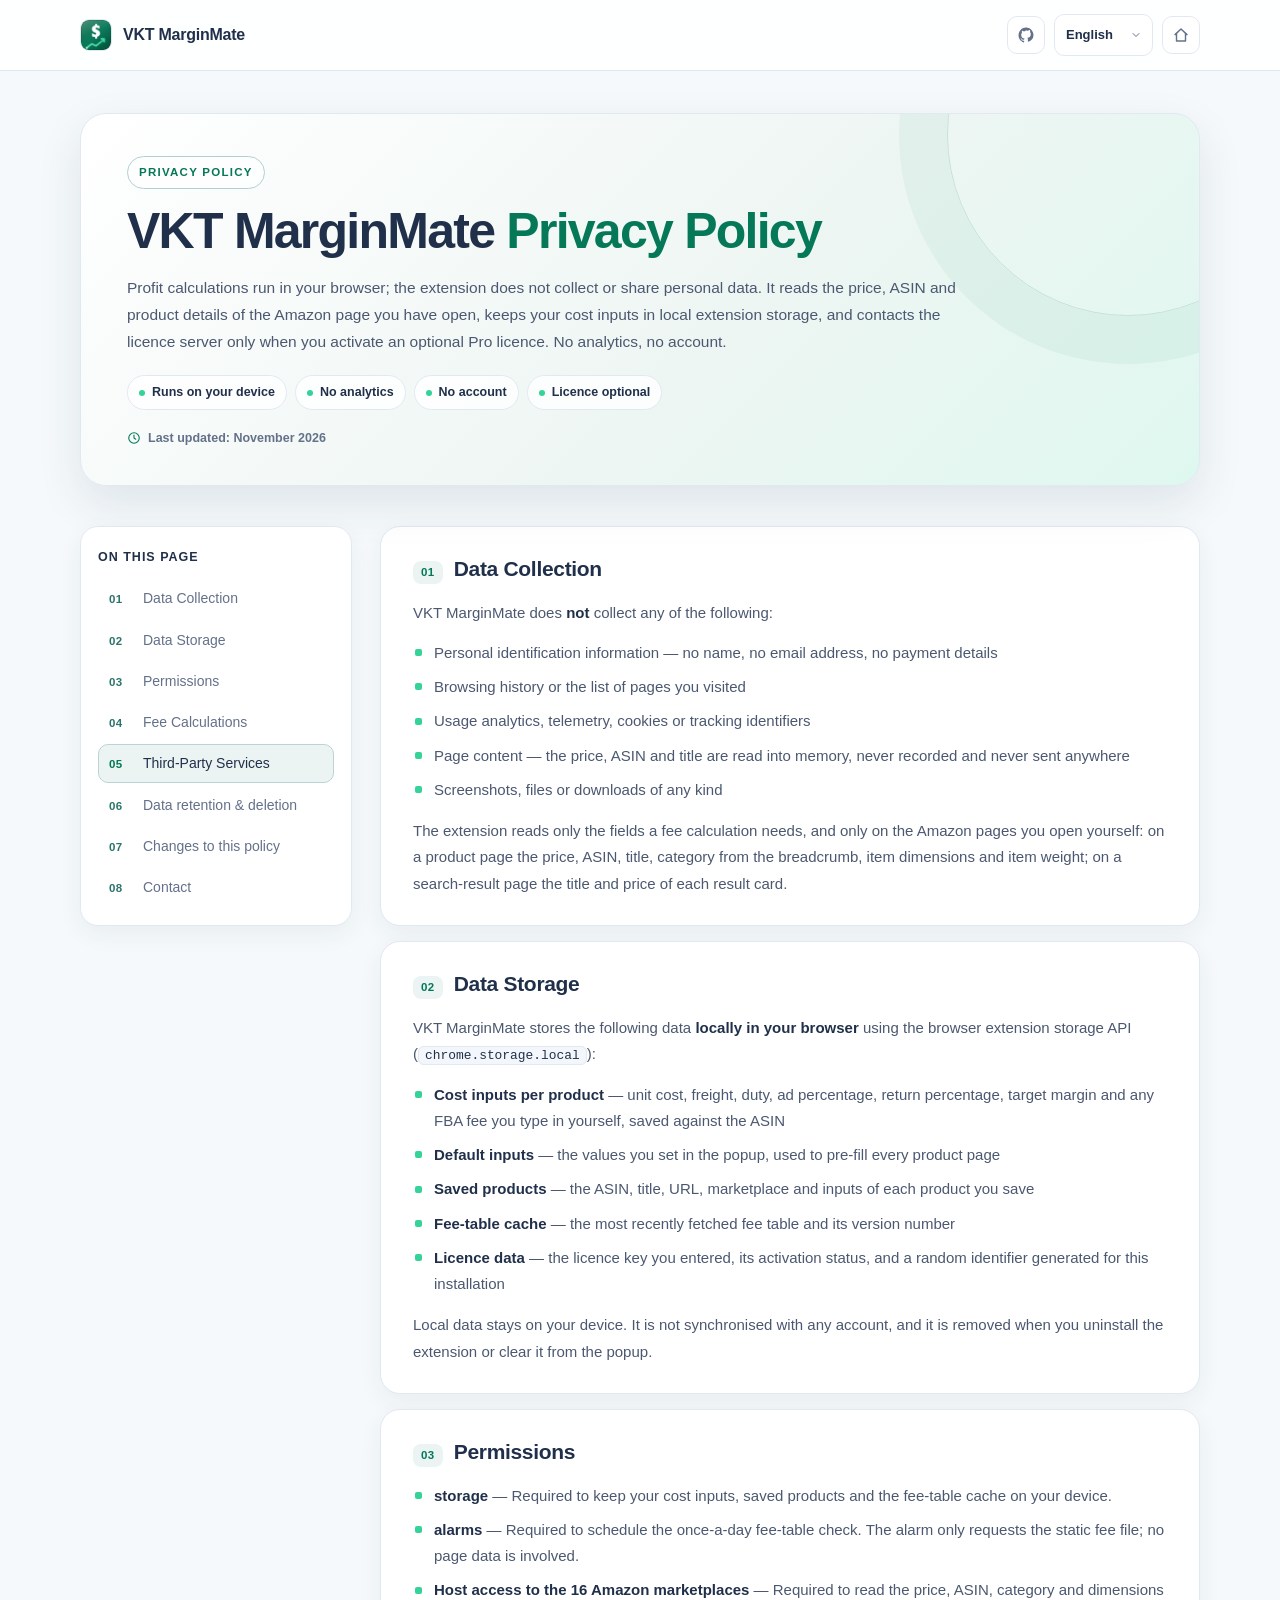
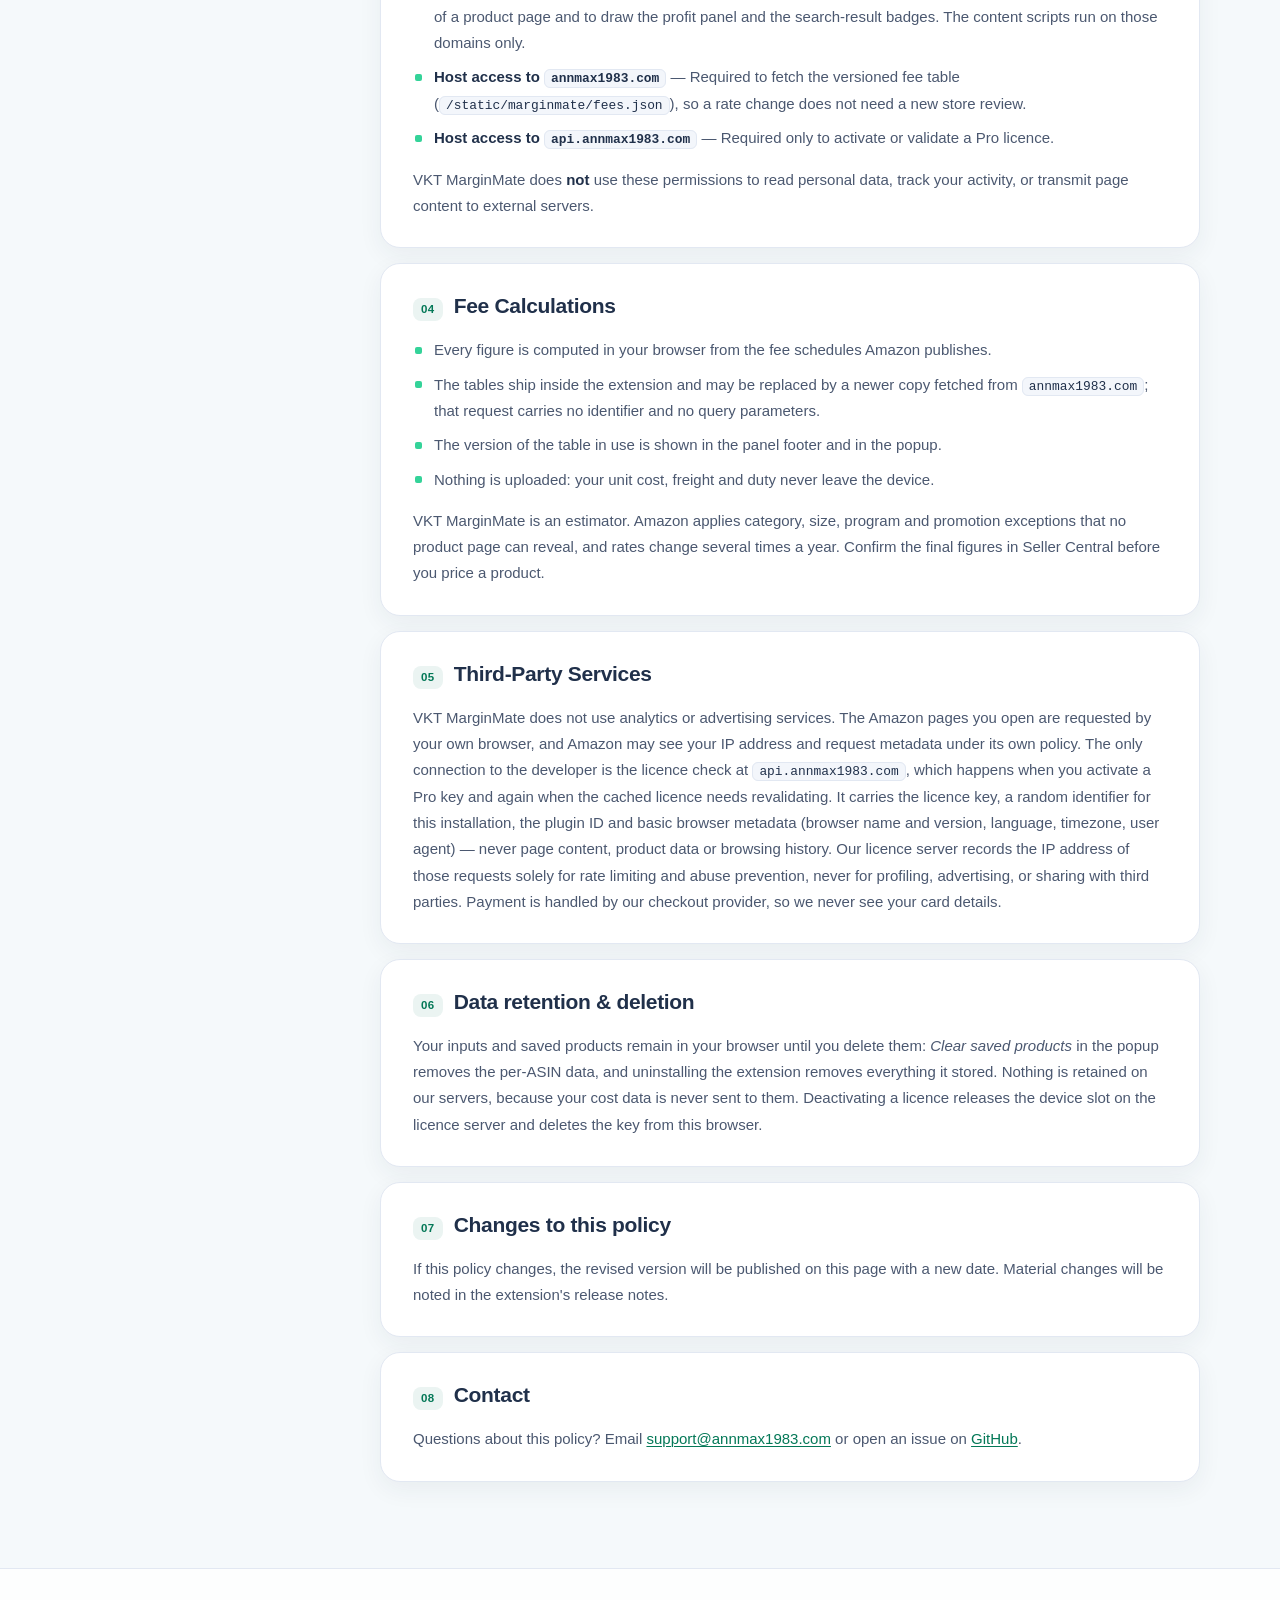
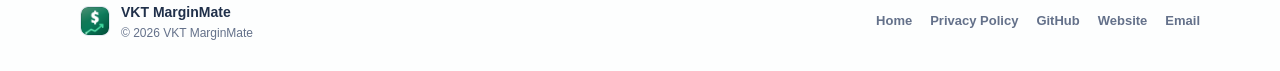
<file: privacy-policy.html>
<!DOCTYPE html>
<html lang="en">
<head>
<meta charset="utf-8">
<meta name="viewport" content="width=device-width, initial-scale=1">
<title>VKT MarginMate — Privacy Policy</title>
<meta name="description" content="VKT MarginMate privacy policy: what the extension reads on Amazon pages, what stays in local extension storage, when it uses the network, and how to delete your data.">
<link rel="icon" href="icons/icon128.png">
<style>
:root{
  --accent:#047857;
  --accent-2:#34d399;
  --bg:#f5f9fb;
  --surface:#ffffff;
  --ink:#20304a;
  --body:#4b5870;
  --muted:#64718a;
  --line:#e2e8f2;
  --tint:color-mix(in srgb, var(--accent) 8%, #ffffff);
  --tint-strong:color-mix(in srgb, var(--accent) 14%, #ffffff);
  --shadow:0 18px 45px rgba(32,48,74,.10);
  --shadow-soft:0 8px 24px rgba(32,48,74,.06);
}
*{box-sizing:border-box}
html{scroll-behavior:smooth;scroll-padding-top:96px}
body{
  margin:0;
  color:var(--body);
  background:radial-gradient(900px 420px at 100% -8%, color-mix(in srgb, var(--accent-2) 12%, #ffffff) 0%, rgba(255,255,255,0) 70%), var(--bg);
  font-family:"Segoe UI Variable Text","Segoe UI",-apple-system,BlinkMacSystemFont,"Helvetica Neue",Arial,sans-serif;
  font-size:16px;
  line-height:1.65;
  -webkit-font-smoothing:antialiased;
  text-rendering:optimizeLegibility;
}
img{display:block;max-width:100%}
a{color:var(--accent);text-decoration:none}
a:hover{text-decoration:underline}
button,select{font:inherit}
[hidden]{display:none !important}
::selection{background:color-mix(in srgb, var(--accent) 22%, #ffffff);color:var(--ink)}
:focus-visible{outline:2px solid color-mix(in srgb, var(--accent) 55%, #ffffff);outline-offset:3px}
.wrap{width:min(1120px, calc(100% - 40px));margin:0 auto}
.topbar{position:sticky;top:0;z-index:40;background:rgba(255,255,255,.88);backdrop-filter:blur(16px);border-bottom:1px solid var(--line)}
.topbar-inner{display:flex;align-items:center;gap:18px;height:70px}
.brand{display:flex;align-items:center;gap:11px;color:var(--ink);font-size:16px;font-weight:750;letter-spacing:-.015em;white-space:nowrap}
.brand:hover{text-decoration:none}
.brand img{width:32px;height:32px;border-radius:9px;background:#fff;border:1px solid var(--line)}
.nav-links{display:flex;align-items:center;gap:20px;margin-left:auto;font-size:13.5px;font-weight:650}
.nav-links a{color:var(--muted)}
.nav-links a:hover{color:var(--accent);text-decoration:none}
.top-actions{display:flex;align-items:center;gap:9px;margin-left:auto}
.nav-links + .top-actions{margin-left:0}
.icon-btn{width:38px;height:38px;display:grid;place-items:center;border-radius:10px;border:1px solid var(--line);background:#fff;color:var(--muted)}
.icon-btn:hover{color:var(--accent);border-color:color-mix(in srgb, var(--accent) 26%, var(--line));text-decoration:none}
.lang{
  appearance:none;-webkit-appearance:none;
  border:1px solid var(--line);
  background-color:#fff;
  background-image:url("data:image/svg+xml,%3Csvg xmlns='http://www.w3.org/2000/svg' width='12' height='12' viewBox='0 0 24 24' fill='none' stroke='%2364718a' stroke-width='2' stroke-linecap='round' stroke-linejoin='round'%3E%3Cpath d='m6 9 6 6 6-6'/%3E%3C/svg%3E");
  background-repeat:no-repeat;
  background-position:right 10px center;
  background-size:12px;
  color:var(--ink);
  border-radius:10px;
  padding:9px 32px 9px 11px;
  font-size:13px;
  font-weight:600;
  cursor:pointer;
  max-width:150px;
}
.lang:hover{border-color:color-mix(in srgb, var(--accent) 26%, var(--line))}
.btn{display:inline-flex;align-items:center;justify-content:center;gap:9px;min-height:48px;padding:0 20px;border-radius:12px;border:1px solid transparent;font-weight:700;font-size:14.5px;line-height:1.2;transition:transform .18s ease, box-shadow .18s ease, background-color .18s ease, border-color .18s ease}
.btn:hover{text-decoration:none;transform:translateY(-1px)}
.btn-primary{background:var(--accent);color:#fff;box-shadow:0 12px 26px color-mix(in srgb, var(--accent) 26%, transparent)}
.btn-primary:hover{background:color-mix(in srgb, var(--accent) 90%, var(--ink));box-shadow:0 15px 30px color-mix(in srgb, var(--accent) 30%, transparent)}
.btn-secondary{background:#fff;color:var(--ink);border-color:var(--line)}
.btn-secondary:hover{border-color:color-mix(in srgb, var(--accent) 28%, var(--line))}
.btn-quiet{background:transparent;color:var(--muted);padding:0 8px}
.btn-quiet:hover{color:var(--accent)}
.site-footer{margin-top:48px;border-top:1px solid var(--line);background:rgba(255,255,255,.8);padding:32px 0}
.footer-inner{display:flex;flex-wrap:wrap;gap:20px 32px;align-items:center;justify-content:space-between}
.footer-brand{display:flex;align-items:center;gap:11px;color:var(--ink);font-size:14px;font-weight:700}
.footer-brand img{width:30px;height:30px;border-radius:8px;border:1px solid var(--line);background:#fff}
.footer-brand .copy{display:block;color:var(--muted);font-size:12px;font-weight:500;line-height:1.4;margin-top:1px}
.footer-links{display:flex;flex-wrap:wrap;gap:9px 18px;align-items:center;font-size:13px;font-weight:600}
.footer-links a{color:var(--muted)}
.footer-links a:hover{color:var(--accent);text-decoration:none}
@media (max-width:900px){
  .nav-links{display:none}
  .topbar-inner{height:62px}
  .wrap{width:calc(100% - 32px)}
}
@media (max-width:560px){
  .brand span{display:none}
  .lang{max-width:124px}
  .site-footer{padding:26px 0}
  .footer-inner{align-items:flex-start;flex-direction:column}
}
@media (prefers-reduced-motion:reduce){
  html{scroll-behavior:auto}
  *,*::before,*::after{transition:none !important;animation:none !important}
}

.policy-hero{padding:42px 0 8px}
.policy-hero-card{position:relative;overflow:hidden;background:linear-gradient(135deg,#ffffff 0%, color-mix(in srgb, var(--accent) 7%, #ffffff) 58%, color-mix(in srgb, var(--accent-2) 16%, #ffffff) 100%);border:1px solid var(--line);border-radius:26px;padding:42px 46px 36px;box-shadow:var(--shadow)}
.policy-hero-card::after{content:"";position:absolute;width:360px;height:360px;right:-110px;top:-160px;border-radius:50%;border:1px solid color-mix(in srgb, var(--accent) 22%, #ffffff);box-shadow:0 0 0 48px color-mix(in srgb, var(--accent) 5%, transparent);pointer-events:none}
.eyebrow{display:inline-flex;align-items:center;gap:7px;padding:6px 11px;border-radius:999px;background:rgba(255,255,255,.72);border:1px solid color-mix(in srgb, var(--accent) 22%, var(--line));color:var(--accent);font-size:11.5px;font-weight:800;letter-spacing:.11em;text-transform:uppercase}
.policy-hero h1{position:relative;z-index:1;margin:16px 0 0;color:var(--ink);font-size:clamp(34px,4.4vw,50px);line-height:1.06;letter-spacing:-.035em;font-weight:800}
.policy-hero h1 .h1-sub{color:var(--accent);font-weight:780}
.summary{position:relative;z-index:1;max-width:860px;margin:16px 0 20px;color:var(--body);font-size:15.5px;line-height:1.75}
.summary strong{color:var(--ink);font-weight:700}
.chips{position:relative;z-index:1;display:flex;flex-wrap:wrap;gap:8px}
.chip{display:inline-flex;align-items:center;gap:7px;padding:6px 11px;border-radius:999px;border:1px solid var(--line);background:rgba(255,255,255,.8);color:var(--ink);font-size:12.5px;font-weight:650}
.chip::before{content:"";width:6px;height:6px;border-radius:50%;background:var(--accent-2)}
.updated{position:relative;z-index:1;display:flex;align-items:center;gap:7px;margin:18px 0 0;color:var(--muted);font-size:12.5px;font-weight:550}
.updated svg{color:var(--accent)}
.policy-layout{display:grid;grid-template-columns:272px minmax(0,1fr);gap:28px;align-items:start;padding:32px 0 38px}
.toc{position:sticky;top:92px;max-height:calc(100vh - 120px);overflow:auto;background:#fff;border:1px solid var(--line);border-radius:18px;padding:18px 17px;box-shadow:var(--shadow-soft)}
.toc-title{margin:2px 0 12px;color:var(--ink);font-size:12.5px;font-weight:800;letter-spacing:.08em;text-transform:uppercase}
#p-toc{display:grid;gap:3px}
#p-toc a{display:grid;grid-template-columns:26px minmax(0,1fr);gap:8px;align-items:baseline;padding:8px 10px;border-radius:10px;border:1px solid transparent;color:var(--muted);font-size:14px;line-height:1.45}
#p-toc a span{color:color-mix(in srgb, var(--accent) 58%, var(--muted));font-size:11.5px;font-weight:800;letter-spacing:.04em}
#p-toc a:hover{background:var(--tint);color:var(--ink);text-decoration:none}
#p-toc a.active{background:var(--tint);border-color:color-mix(in srgb, var(--accent) 18%, var(--line));color:var(--ink)}
#p-toc a.active span{color:var(--accent)}
.policy-card{background:#fff;border:1px solid var(--line);border-radius:20px;padding:28px 32px;box-shadow:var(--shadow-soft)}
.policy-card + .policy-card{margin-top:15px}
.policy-card h2{display:flex;align-items:baseline;gap:11px;margin:0 0 16px;color:var(--ink);font-size:21px;line-height:1.3;letter-spacing:-.015em;font-weight:760}
.policy-num{flex:none;padding:4px 8px;border-radius:8px;background:var(--tint);color:var(--accent);font-size:11.5px;font-weight:800;letter-spacing:.04em}
.policy-body{color:var(--body);font-size:15px;line-height:1.75;overflow-wrap:anywhere}
.policy-body p{margin:0 0 14px}
.policy-body p:last-child{margin-bottom:0}
.policy-body strong{color:var(--ink);font-weight:700}
.policy-body em{color:var(--body)}
.policy-body a{color:var(--accent);text-decoration:underline;text-underline-offset:2px;text-decoration-thickness:1px}
.policy-body a:hover{color:color-mix(in srgb, var(--accent) 80%, var(--ink))}
.policy-body code{display:inline;padding:1px 6px;border:1px solid var(--line);border-radius:6px;background:#f3f6fb;color:var(--ink);font-family:ui-monospace,SFMono-Regular,Menlo,Consolas,monospace;font-size:.86em}
.policy-body ul{display:grid;gap:8px;margin:0 0 15px;padding:0;list-style:none}
.policy-body ul:last-child{margin-bottom:0}
.policy-body li{position:relative;padding-left:21px}
.policy-body li::before{content:"";position:absolute;left:2px;top:.62em;width:7px;height:7px;border-radius:2px;background:var(--accent-2)}
.policy-body h3{margin:21px 0 8px;color:var(--ink);font-size:15.5px;line-height:1.4;font-weight:750}
.policy-body h3:first-child{margin-top:0}
.policy-body .note{margin:15px 0 0;padding:13px 15px;border-left:3px solid var(--accent);border-radius:10px;background:var(--tint);color:var(--body);font-size:13.5px;line-height:1.65}
.table-wrap{margin:15px 0;overflow-x:auto;border:1px solid var(--line);border-radius:12px}
.policy-body table{width:100%;min-width:480px;border-collapse:collapse;font-size:13.5px;line-height:1.55}
.policy-body th{padding:10px 13px;border-bottom:1px solid var(--line);background:#f4f7fc;color:var(--ink);text-align:left;font-weight:700}
.policy-body td{padding:10px 13px;border-bottom:1px solid var(--line);vertical-align:top}
.policy-body th:first-child,.policy-body td:first-child{min-width:150px}
.policy-body tr:last-child td{border-bottom:none}
.policy-body table code{white-space:nowrap}
@media (max-width:900px){
  .policy-hero{padding:26px 0 4px}
  .policy-hero-card{padding:30px 24px 28px;border-radius:22px}
  .policy-layout{grid-template-columns:1fr;gap:16px;padding:22px 0 30px}
  .toc{position:static;max-height:none;padding:14px}
  #p-toc{grid-template-columns:1fr 1fr}
  .policy-card{padding:23px 20px}
  .policy-card h2{font-size:19px}
}
@media (max-width:600px){
  #p-toc{grid-template-columns:1fr}
  .policy-card{padding:21px 17px}
  .policy-body{font-size:14.5px}
}
</style>
</head>
<body>
<header class="topbar">
  <div class="wrap topbar-inner">
    <a class="brand" href="index.html"><img src="icons/icon128.png" alt="" width="32" height="32"><span>VKT MarginMate</span></a>
    <div class="top-actions">
      <a class="icon-btn" href="https://github.com/annmax1983/MarginMate" target="_blank" rel="noopener" aria-label="GitHub"><svg viewBox="0 0 24 24" width="18" height="18" aria-hidden="true" fill="currentColor"><path d="M12 2C6.48 2 2 6.58 2 12.25c0 4.53 2.87 8.37 6.84 9.73.5.1.68-.22.68-.49 0-.24-.01-1.05-.01-1.9-2.78.62-3.37-1.21-3.37-1.21-.45-1.18-1.11-1.5-1.11-1.5-.91-.64.07-.63.07-.63 1 .07 1.53 1.06 1.53 1.06.89 1.56 2.34 1.11 2.91.85.09-.66.35-1.11.63-1.36-2.22-.26-4.56-1.14-4.56-5.07 0-1.12.39-2.03 1.03-2.75-.1-.26-.45-1.3.1-2.71 0 0 .84-.28 2.75 1.05A9.4 9.4 0 0 1 12 5.96c.85 0 1.71.12 2.51.35 1.91-1.33 2.75-1.05 2.75-1.05.55 1.41.2 2.45.1 2.71.64.72 1.03 1.63 1.03 2.75 0 3.94-2.34 4.81-4.57 5.06.36.32.68.94.68 1.9 0 1.37-.01 2.47-.01 2.81 0 .27.18.6.69.49A10.02 10.02 0 0 0 22 12.25C22 6.58 17.52 2 12 2Z"/></svg></a>
      <select class="lang" id="p-lang" aria-label="Language"><option value="en">English</option><option value="zh">简体中文</option><option value="ja">日本語</option><option value="de">Deutsch</option><option value="es">Español</option><option value="fr">Français</option></select>
      <a class="icon-btn" href="index.html" aria-label="Home" title="Home"><svg viewBox="0 0 24 24" width="18" height="18" aria-hidden="true" fill="none" stroke="currentColor" stroke-width="1.9" stroke-linecap="round" stroke-linejoin="round"><path d="M4 11.5 12 4l8 7.5"/><path d="M6 10v10h12V10"/></svg></a>
    </div>
  </div>
</header>
<main>
  <section class="policy-hero">
    <div class="wrap">
      <div class="policy-hero-card">
        <span class="eyebrow" id="p-eyebrow">Privacy Policy</span>
        <h1><span id="p-h1">VKT MarginMate</span> <span class="h1-sub" id="p-h1-sub">Privacy Policy</span></h1>
        <p class="summary" id="p-summary">Profit calculations run in your browser; the extension does not collect or share personal data. It reads the price, ASIN and product details of the Amazon page you have open, keeps your cost inputs in local extension storage, and contacts the licence server only when you activate an optional Pro licence. No analytics, no account.</p>
        <div class="chips" id="p-chips"><span class="chip">Runs on your device</span><span class="chip">No analytics</span><span class="chip">No account</span><span class="chip">Licence optional</span></div>
        <p class="updated"><svg viewBox="0 0 24 24" width="14" height="14" aria-hidden="true" fill="none" stroke="currentColor" stroke-width="1.9" stroke-linecap="round" stroke-linejoin="round"><circle cx="12" cy="12" r="9"/><path d="M12 7v5l3 2"/></svg><span id="p-updated">Last updated: November 2026</span></p>
      </div>
    </div>
  </section>
  <div class="wrap policy-layout">
    <aside class="toc">
      <p class="toc-title" id="p-toc-title">On this page</p>
      <nav id="p-toc" aria-label="On this page">
<a href="#section-1"><span>01</span>Data Collection</a>
<a href="#section-2"><span>02</span>Data Storage</a>
<a href="#section-3"><span>03</span>Permissions</a>
<a href="#section-4"><span>04</span>Fee Calculations</a>
<a href="#section-5"><span>05</span>Third-Party Services</a>
<a href="#section-6"><span>06</span>Data retention &amp; deletion</a>
<a href="#section-7"><span>07</span>Changes to this policy</a>
<a href="#section-8"><span>08</span>Contact</a>
      </nav>
    </aside>
    <div id="p-sections">
<article class="policy-card" id="section-1"><h2><span class="policy-num">01</span>Data Collection</h2><div class="policy-body"><p>VKT MarginMate does <strong>not</strong> collect any of the following:</p><ul><li>Personal identification information — no name, no email address, no payment details</li><li>Browsing history or the list of pages you visited</li><li>Usage analytics, telemetry, cookies or tracking identifiers</li><li>Page content — the price, ASIN and title are read into memory, never recorded and never sent anywhere</li><li>Screenshots, files or downloads of any kind</li></ul><p>The extension reads only the fields a fee calculation needs, and only on the Amazon pages you open yourself: on a product page the price, ASIN, title, category from the breadcrumb, item dimensions and item weight; on a search-result page the title and price of each result card.</p></div></article>
<article class="policy-card" id="section-2"><h2><span class="policy-num">02</span>Data Storage</h2><div class="policy-body"><p>VKT MarginMate stores the following data <strong>locally in your browser</strong> using the browser extension storage API (<code>chrome.storage.local</code>):</p><ul><li><strong>Cost inputs per product</strong> — unit cost, freight, duty, ad percentage, return percentage, target margin and any FBA fee you type in yourself, saved against the ASIN</li><li><strong>Default inputs</strong> — the values you set in the popup, used to pre-fill every product page</li><li><strong>Saved products</strong> — the ASIN, title, URL, marketplace and inputs of each product you save</li><li><strong>Fee-table cache</strong> — the most recently fetched fee table and its version number</li><li><strong>Licence data</strong> — the licence key you entered, its activation status, and a random identifier generated for this installation</li></ul><p>Local data stays on your device. It is not synchronised with any account, and it is removed when you uninstall the extension or clear it from the popup.</p></div></article>
<article class="policy-card" id="section-3"><h2><span class="policy-num">03</span>Permissions</h2><div class="policy-body"><ul><li><strong>storage</strong> — Required to keep your cost inputs, saved products and the fee-table cache on your device.</li><li><strong>alarms</strong> — Required to schedule the once-a-day fee-table check. The alarm only requests the static fee file; no page data is involved.</li><li><strong>Host access to the 16 Amazon marketplaces</strong> — Required to read the price, ASIN, category and dimensions of a product page and to draw the profit panel and the search-result badges. The content scripts run on those domains only.</li><li><strong>Host access to <code>annmax1983.com</code></strong> — Required to fetch the versioned fee table (<code>/static/marginmate/fees.json</code>), so a rate change does not need a new store review.</li><li><strong>Host access to <code>api.annmax1983.com</code></strong> — Required only to activate or validate a Pro licence.</li></ul><p>VKT MarginMate does <strong>not</strong> use these permissions to read personal data, track your activity, or transmit page content to external servers.</p></div></article>
<article class="policy-card" id="section-4"><h2><span class="policy-num">04</span>Fee Calculations</h2><div class="policy-body"><ul><li>Every figure is computed in your browser from the fee schedules Amazon publishes.</li><li>The tables ship inside the extension and may be replaced by a newer copy fetched from <code>annmax1983.com</code>; that request carries no identifier and no query parameters.</li><li>The version of the table in use is shown in the panel footer and in the popup.</li><li>Nothing is uploaded: your unit cost, freight and duty never leave the device.</li></ul><p>VKT MarginMate is an estimator. Amazon applies category, size, program and promotion exceptions that no product page can reveal, and rates change several times a year. Confirm the final figures in Seller Central before you price a product.</p></div></article>
<article class="policy-card" id="section-5"><h2><span class="policy-num">05</span>Third-Party Services</h2><div class="policy-body"><p>VKT MarginMate does not use analytics or advertising services. The Amazon pages you open are requested by your own browser, and Amazon may see your IP address and request metadata under its own policy. The only connection to the developer is the licence check at <code>api.annmax1983.com</code>, which happens when you activate a Pro key and again when the cached licence needs revalidating. It carries the licence key, a random identifier for this installation, the plugin ID and basic browser metadata (browser name and version, language, timezone, user agent) — never page content, product data or browsing history. Our licence server records the IP address of those requests solely for rate limiting and abuse prevention, never for profiling, advertising, or sharing with third parties. Payment is handled by our checkout provider, so we never see your card details.</p></div></article>
<article class="policy-card" id="section-6"><h2><span class="policy-num">06</span>Data retention &amp; deletion</h2><div class="policy-body"><p>Your inputs and saved products remain in your browser until you delete them: <em>Clear saved products</em> in the popup removes the per-ASIN data, and uninstalling the extension removes everything it stored. Nothing is retained on our servers, because your cost data is never sent to them. Deactivating a licence releases the device slot on the licence server and deletes the key from this browser.</p></div></article>
<article class="policy-card" id="section-7"><h2><span class="policy-num">07</span>Changes to this policy</h2><div class="policy-body"><p>If this policy changes, the revised version will be published on this page with a new date. Material changes will be noted in the extension's release notes.</p></div></article>
<article class="policy-card" id="section-8"><h2><span class="policy-num">08</span>Contact</h2><div class="policy-body"><p>Questions about this policy? Email <a href="mailto:support@annmax1983.com">support@annmax1983.com</a> or open an issue on <a href="https://github.com/annmax1983/MarginMate" target="_blank" rel="noopener">GitHub</a>.</p></div></article>
    </div>
  </div>
</main>
<footer class="site-footer">
  <div class="wrap footer-inner">
    <div class="footer-brand">
      <img src="icons/icon128.png" alt="" width="30" height="30">
      <div>VKT MarginMate<span class="copy">© 2026 VKT MarginMate</span></div>
    </div>
    <nav class="footer-links" aria-label="Footer">
      <a href="index.html" id="p-footer-home">Home</a>
      <a href="privacy-policy.html" id="p-footer-privacy">Privacy Policy</a>
      <a href="https://github.com/annmax1983/MarginMate" target="_blank" rel="noopener" id="p-footer-github">GitHub</a>
      <a href="https://annmax1983.com/extensions/marginmate" target="_blank" rel="noopener" id="p-footer-site">Website</a>
      <a href="mailto:support@annmax1983.com" id="p-footer-email">Email</a>
    </nav>
  </div>
</footer>
<script>
const MODEL = {"langs":{"en":{"summary":"Profit calculations run in your browser; the extension does not collect or share personal data. It reads the price, ASIN and product details of the Amazon page you have open, keeps your cost inputs in local extension storage, and contacts the licence server only when you activate an optional Pro licence. No analytics, no account.","sections":[{"t":"Data Collection","html":"<p>VKT MarginMate does <strong>not</strong> collect any of the following:</p><ul><li>Personal identification information — no name, no email address, no payment details</li><li>Browsing history or the list of pages you visited</li><li>Usage analytics, telemetry, cookies or tracking identifiers</li><li>Page content — the price, ASIN and title are read into memory, never recorded and never sent anywhere</li><li>Screenshots, files or downloads of any kind</li></ul><p>The extension reads only the fields a fee calculation needs, and only on the Amazon pages you open yourself: on a product page the price, ASIN, title, category from the breadcrumb, item dimensions and item weight; on a search-result page the title and price of each result card.</p>"},{"t":"Data Storage","html":"<p>VKT MarginMate stores the following data <strong>locally in your browser</strong> using the browser extension storage API (<code>chrome.storage.local</code>):</p><ul><li><strong>Cost inputs per product</strong> — unit cost, freight, duty, ad percentage, return percentage, target margin and any FBA fee you type in yourself, saved against the ASIN</li><li><strong>Default inputs</strong> — the values you set in the popup, used to pre-fill every product page</li><li><strong>Saved products</strong> — the ASIN, title, URL, marketplace and inputs of each product you save</li><li><strong>Fee-table cache</strong> — the most recently fetched fee table and its version number</li><li><strong>Licence data</strong> — the licence key you entered, its activation status, and a random identifier generated for this installation</li></ul><p>Local data stays on your device. It is not synchronised with any account, and it is removed when you uninstall the extension or clear it from the popup.</p>"},{"t":"Permissions","html":"<ul><li><strong>storage</strong> — Required to keep your cost inputs, saved products and the fee-table cache on your device.</li><li><strong>alarms</strong> — Required to schedule the once-a-day fee-table check. The alarm only requests the static fee file; no page data is involved.</li><li><strong>Host access to the 16 Amazon marketplaces</strong> — Required to read the price, ASIN, category and dimensions of a product page and to draw the profit panel and the search-result badges. The content scripts run on those domains only.</li><li><strong>Host access to <code>annmax1983.com</code></strong> — Required to fetch the versioned fee table (<code>/static/marginmate/fees.json</code>), so a rate change does not need a new store review.</li><li><strong>Host access to <code>api.annmax1983.com</code></strong> — Required only to activate or validate a Pro licence.</li></ul><p>VKT MarginMate does <strong>not</strong> use these permissions to read personal data, track your activity, or transmit page content to external servers.</p>"},{"t":"Fee Calculations","html":"<ul><li>Every figure is computed in your browser from the fee schedules Amazon publishes.</li><li>The tables ship inside the extension and may be replaced by a newer copy fetched from <code>annmax1983.com</code>; that request carries no identifier and no query parameters.</li><li>The version of the table in use is shown in the panel footer and in the popup.</li><li>Nothing is uploaded: your unit cost, freight and duty never leave the device.</li></ul><p>VKT MarginMate is an estimator. Amazon applies category, size, program and promotion exceptions that no product page can reveal, and rates change several times a year. Confirm the final figures in Seller Central before you price a product.</p>"},{"t":"Third-Party Services","html":"<p>VKT MarginMate does not use analytics or advertising services. The Amazon pages you open are requested by your own browser, and Amazon may see your IP address and request metadata under its own policy. The only connection to the developer is the licence check at <code>api.annmax1983.com</code>, which happens when you activate a Pro key and again when the cached licence needs revalidating. It carries the licence key, a random identifier for this installation, the plugin ID and basic browser metadata (browser name and version, language, timezone, user agent) — never page content, product data or browsing history. Our licence server records the IP address of those requests solely for rate limiting and abuse prevention, never for profiling, advertising, or sharing with third parties. Payment is handled by our checkout provider, so we never see your card details.</p>"},{"t":"Data retention & deletion","html":"<p>Your inputs and saved products remain in your browser until you delete them: <em>Clear saved products</em> in the popup removes the per-ASIN data, and uninstalling the extension removes everything it stored. Nothing is retained on our servers, because your cost data is never sent to them. Deactivating a licence releases the device slot on the licence server and deletes the key from this browser.</p>"},{"t":"Changes to this policy","html":"<p>If this policy changes, the revised version will be published on this page with a new date. Material changes will be noted in the extension's release notes.</p>"},{"t":"Contact","html":"<p>Questions about this policy? Email <a href=\"mailto:support@annmax1983.com\">support@annmax1983.com</a> or open an issue on <a href=\"https://github.com/annmax1983/MarginMate\" target=\"_blank\" rel=\"noopener\">GitHub</a>.</p>"}]},"zh":{"summary":"利润计算全部在你的浏览器中完成；扩展不收集、也不分享任何个人数据。它只读取你当前打开的亚马逊页面的价格、ASIN 与商品信息，把成本输入保存在本地扩展存储中，并且只有在你激活可选的 Pro 授权时才连接授权服务器。无数据统计，无需账户。","sections":[{"t":"数据收集","html":"<p>VKT MarginMate <strong>不</strong>收集以下任何信息：</p><ul><li>个人身份信息——不收集姓名、邮箱和支付信息</li><li>浏览历史或你访问过的页面列表</li><li>使用统计、遥测、Cookie 或追踪标识</li><li>页面内容——价格、ASIN 与标题只在内存中读取，既不记录也不发送</li><li>截图、文件或任何形式的下载</li></ul><p>扩展只读取计算费用所必需的字段，而且只发生在你自己打开的亚马逊页面上：商品详情页读取价格、ASIN、标题、面包屑中的类目、商品尺寸与重量；搜索结果页读取每张结果卡片的标题与价格。</p>"},{"t":"数据存储","html":"<p>VKT MarginMate 使用浏览器扩展存储接口（<code>chrome.storage.local</code>）将以下数据<strong>保存在你的本地浏览器中</strong>：</p><ul><li><strong>按商品保存的成本输入</strong>——采购成本、头程运费、关税、广告占比、退货率、目标毛利率，以及你手动填写的 FBA 配送费，按 ASIN 存储</li><li><strong>默认输入</strong>——你在弹窗中设置的数值，用于预填每个商品页面</li><li><strong>已保存商品</strong>——每个已保存商品的 ASIN、标题、链接、站点与输入值</li><li><strong>费率表缓存</strong>——最近一次获取的费率表及其版本号</li><li><strong>授权数据</strong>——你输入的授权密钥、激活状态，以及为本机安装随机生成的标识符</li></ul><p>本地数据只留在你的设备上，不会与任何账户同步；卸载扩展或在弹窗中清除后即被删除。</p>"},{"t":"权限","html":"<ul><li><strong>storage</strong> — 用于在本地保存你的成本输入、已保存商品与费率表缓存。</li><li><strong>alarms</strong> — 用于安排每天一次的费率表检查。定时器只请求静态费率文件，不涉及任何页面数据。</li><li><strong>16 个亚马逊站点的 Host 访问权限</strong> — 用于读取商品页面的价格、ASIN、类目与尺寸，并绘制利润面板和搜索结果利润标签。内容脚本只在上述域名运行。</li><li><strong><code>annmax1983.com</code> 的 Host 访问权限</strong> — 用于获取带版本号的费率表（<code>/static/marginmate/fees.json</code>），这样费率更新无需重新提交商店审核。</li><li><strong><code>api.annmax1983.com</code> 的 Host 访问权限</strong> — 仅用于激活或校验 Pro 授权。</li></ul><p>VKT MarginMate <strong>不会</strong>借这些权限读取个人数据、追踪你的行为，或把页面内容发送到外部服务器。</p>"},{"t":"费用计算","html":"<ul><li>所有数字都在你的浏览器内，依据亚马逊公布的费率表算出。</li><li>费率表随扩展一起分发，也可被从 <code>annmax1983.com</code> 获取的更新版替换；该请求不携带任何标识符或查询参数。</li><li>当前使用的费率表版本号会显示在面板底部和弹窗中。</li><li>不上传任何内容：采购成本、运费与关税永远不会离开你的设备。</li></ul><p>VKT MarginMate 是估算工具。亚马逊会按类目、尺寸、计划与促销施加商品页面无法体现的例外规则，费率每年也会调整数次。定价前请以卖家平台的实际数据为准。</p>"},{"t":"第三方服务","html":"<p>VKT MarginMate 不使用任何统计分析或广告服务。你打开的亚马逊页面由你自己的浏览器直接请求，亚马逊可能按其自身策略看到你的 IP 与请求信息。与开发者的唯一连接是 <code>api.annmax1983.com</code> 上的授权校验：发生在你激活 Pro 密钥时，以及缓存的授权需要重新核验时。请求携带授权密钥、一个为本次安装随机生成的标识符、插件 ID 与基础浏览器信息（浏览器名称与版本、语言、时区、user agent），绝不包含页面内容、商品数据或浏览历史。授权服务器记录这些请求的 IP 仅用于限流与防止滥用，绝不用于用户画像、广告投放或提供给第三方。付款由我们的收款服务商处理，我们不会看到你的银行卡信息。</p>"},{"t":"数据保留与删除","html":"<p>你的输入与已保存商品会一直留在浏览器中，直到你自行删除：在弹窗中点击<em>清空已保存商品</em>会删除按 ASIN 存储的数据，卸载扩展则会删除它保存的全部内容。我们的服务器上不保留任何数据，因为你的成本数据从不出现在请求里。停用授权会释放服务器上的设备名额，并把授权密钥从本浏览器中删除。</p>"},{"t":"本政策的变更","html":"<p>本政策如有更新，新版本将在本页发布并标注新的日期；重大变更会在扩展的更新说明中列出。</p>"},{"t":"联系我们","html":"<p>对本政策有疑问？请发邮件至 <a href=\"mailto:support@annmax1983.com\">support@annmax1983.com</a>，或在 <a href=\"https://github.com/annmax1983/MarginMate\" target=\"_blank\" rel=\"noopener\">GitHub</a> 提交 issue。</p>"}]},"ja":{"summary":"利益の計算はすべてお客様のブラウザ内で実行され、拡張機能は個人データを収集・共有しません。開いている Amazon ページの価格・ASIN・商品情報を読み取り、原価の入力値はローカルの拡張ストレージに保存します。サーバーとの通信は、任意の Pro ライセンスを有効化した時だけです。分析なし、アカウントなし。","sections":[{"t":"データの収集","html":"<p>VKT MarginMate は、次の情報を<strong>一切収集しません</strong>。</p><ul><li>個人を特定できる情報——氏名、メール、支払い情報</li><li>閲覧履歴やアクセスしたページの一覧</li><li>利用分析、テレメトリ、Cookie、追跡用識別子</li><li>ページの内容——価格・ASIN・タイトルはメモリ上で読み取るだけで、記録も送信もしません</li><li>スクリーンショット、ファイル、ダウンロード全般</li></ul><p>拡張機能が読み取るのは、手数料の計算に必要な項目のみで、それもお客様が開いた Amazon のページ上に限定されます。商品ページでは価格・ASIN・タイトル・パンくずリストのジャンル・商品サイズ・重量を、検索結果ページでは各結果カードのタイトルと価格を読み取ります。</p>"},{"t":"データの保存","html":"<p>VKT MarginMate は拡張機能のストレージ API（<code>chrome.storage.local</code>）を用いて、次のデータを<strong>お客様のブラウザ内にのみ</strong>保存します。</p><ul><li><strong>商品別の原価入力</strong>——仕入値、送料、関税、広告費率、返品率、目標利益率、およびお客様が入力した FBA 手数料。ASIN ごとに保存されます</li><li><strong>デフォルト入力</strong>——ポップアップで設定した値で、各商品ページの初期値になります</li><li><strong>保存した商品</strong>——保存した商品それぞれの ASIN・タイトル・URL・マーケットプレイス・入力値</li><li><strong>手数料テーブルのキャッシュ</strong>——最後に取得した手数料テーブルとそのバージョン番号</li><li><strong>ライセンス情報</strong>——入力したライセンスキーとその有効化状態、そしてこのインストール用にランダム生成された識別子</li></ul><p>ローカルデータは端末内に留まり、どのアカウントとも同期されません。拡張機能をアンインストールするか、ポップアップから削除すると消去されます。</p>"},{"t":"権限","html":"<ul><li><strong>storage</strong>——原価入力・保存した商品・手数料テーブルのキャッシュを端末内に保つために必要です。</li><li><strong>alarms</strong>——1 日 1 回の手数料テーブル確認をスケジュールするために必要です。タイマーが起動するのは静的な手数料ファイルの取得だけで、ページデータには一切触れません。</li><li><strong>16 の Amazon マーケットプレイスへのアクセス</strong>——商品ページの価格・ASIN・ジャンル・サイズを読み取り、利益パネルと検索結果の利益バッジを表示するために必要です。コンテンツスクリプトはこれらのドメインでのみ実行されます。</li><li><strong><code>annmax1983.com</code> へのアクセス</strong>——バージョン付き手数料テーブル（<code>/static/marginmate/fees.json</code>）を取得するために必要です。料金改定の際に再審査が不要になります。</li><li><strong><code>api.annmax1983.com</code> へのアクセス</strong>——Pro ライセンスの有効化・検証にのみ使用します。</li></ul><p>VKT MarginMate はこれらの権限を使って個人データを読み取り、行動を追跡し、ページ内容を外部サーバーへ送信すること<strong>はありません</strong>。</p>"},{"t":"手数料の計算","html":"<ul><li>すべての数値は、Amazon が公開している手数料表に基づき、お客様のブラウザ内で計算されます。</li><li>手数料表は拡張機能に同梱されており、<code>annmax1983.com</code> から取得した新しい版に置き換えられることがあります。このリクエストに識別子やクエリパラメータは含まれません。</li><li>使用中の手数料表のバージョン番号は、パネルの下部とポップアップに表示されます。</li><li>アップロードは行いません。仕入値・送料・関税が端末の外に出ることはありません。</li></ul><p>VKT MarginMate は概算ツールです。Amazon は商品ページからは読み取れないカテゴリ・サイズ・プログラム・プロモーションの例外を適用しており、料金は年にも複数回改定されます。価格を決める前に、必ずセラーセントラルの実数をご確認ください。</p>"},{"t":"サードパーティのサービス","html":"<p>VKT MarginMate は分析サービスや広告サービスを利用しません。開いた Amazon のページはお客様のご自身のブラウザが直接要求するものであり、Amazon は自社の方針に従って IP アドレスやリクエスト情報を参照する場合があります。開発者との通信は <code>api.annmax1983.com</code> のライセンス検証のみで、Pro キーの有効化時、およびキャッシュしたライセンスの再検証が必要な時に発生します。送信されるのはライセンスキー、このインストール用にランダム生成された識別子、プラグイン ID、基本的なブラウザ情報（名称とバージョン、言語、タイムゾーン、user agent）だけで、ページ内容・商品データ・閲覧履歴は含みません。ライセンスサーバーはこれらのリクエストの IP をレート制限と不正利用防止のためだけに記録し、プロファイリング、広告、第三者への提供には用いません。決済は当社の決済代行会社が処理するため、当社がカード情報を目にすることはありません。</p>"},{"t":"データの保持と削除","html":"<p>入力値と保存した商品は、お客様が削除するまでブラウザ内に保持されます。ポップアップの<em>保存した商品を削除</em>で ASIN 別のデータが消え、アンインストールで拡張機能が保存したすべてが削除されます。原価に関するデータは当社サーバーに送られないため、サーバー側には何も残りません。ライセンスを無効化すると、サーバー上の端末枠が解放され、このブラウザからライセンスキーが削除されます。</p>"},{"t":"本ポリシーの変更","html":"<p>本ポリシーが変更された場合は、改訂版を新しい日付とともに本ページで公開します。重要な変更は拡張機能のリリースノートに記載します。</p>"},{"t":"お問い合わせ","html":"<p>本ポリシーについてご質問がございましたら、<a href=\"mailto:support@annmax1983.com\">support@annmax1983.com</a> までご連絡いただくか、<a href=\"https://github.com/annmax1983/MarginMate\" target=\"_blank\" rel=\"noopener\">GitHub</a> で issue を作成してください。</p>"}]},"de":{"summary":"Die Berechnung läuft vollständig in Ihrem Browser; die Erweiterung erhebt und teilt keine personenbezogenen Daten. Sie liest Preis, ASIN und Produktdetails der geöffneten Amazon-Seite, hält Ihre Kosteneingaben im lokalen Erweiterungsspeicher und kontaktiert den Lizenzserver nur, wenn Sie eine optionale Pro-Lizenz aktivieren. Keine Analyse, kein Konto.","sections":[{"t":"Datenerfassung","html":"<p>VKT MarginMate erfasst <strong>keine</strong> der folgenden Daten:</p><ul><li>keine personenbezogenen Angaben – weder Name, E-Mail-Adresse noch Zahlungsdaten</li><li>keine Browser-Historie und keine Liste der besuchten Seiten</li><li>keine Nutzungsanalyse, Telemetrie, Cookies oder Tracking-Kennungen</li><li>keine Seiteninhalte – Preis, ASIN und Titel werden nur im Arbeitsspeicher gelesen, weder protokolliert noch versendet</li><li>keine Screenshots, Dateien oder Downloads</li></ul><p>Die Erweiterung liest ausschließlich die Felder, die für die Gebührenberechnung nötig sind – und nur auf den Amazon-Seiten, die Sie selbst öffnen: auf der Produktseite Preis, ASIN, Titel, Kategorie aus der Breadcrumb-Navigation, Artikelmaße und Gewicht; auf einer Suchergebnisseite Titel und Preis jeder Ergebniskarte.</p>"},{"t":"Datenspeicherung","html":"<p>VKT MarginMate speichert die folgenden Daten <strong>lokal in Ihrem Browser</strong> über die Speicher-API der Erweiterung (<code>chrome.storage.local</code>):</p><ul><li><strong>Eingaben je Produkt</strong> – Einkaufspreis, Fracht, Zoll, Werbeanteil, Rückläuferquote, Zielmarge und eine von Ihnen eingetragene FBA-Gebühr, gespeichert je ASIN</li><li><strong>Standardwerte</strong> – die im Popup festgelegten Werte, mit denen jede Produktseite vorausgefüllt wird</li><li><strong>Gespeicherte Produkte</strong> – ASIN, Titel, URL, Marktplatz und Eingaben jedes gespeicherten Produkts</li><li><strong>Gebührentabelle-Cache</strong> – die zuletzt abgerufene Gebührentabelle samt Versionsnummer</li><li><strong>Lizenzdaten</strong> – der eingegebene Lizenzschlüssel, sein Aktivierungsstatus und eine für diese Installation zufällig erzeugte Kennung</li></ul><p>Lokale Daten bleiben auf Ihrem Gerät. Sie werden mit keinem Konto synchronisiert und entfallen, sobald Sie die Erweiterung deinstallieren oder im Popup löschen.</p>"},{"t":"Berechtigungen","html":"<ul><li><strong>storage</strong> – erforderlich, um Ihre Eingaben, gespeicherten Produkte und den Gebührentabelle-Cache auf dem Gerät zu halten.</li><li><strong>alarms</strong> – erforderlich, um die tägliche Prüfung der Gebührentabelle zu planen. Der Alarm ruft nur die statische Gebührendatei ab; mit Seiteninhalten hat er nichts zu tun.</li><li><strong>Zugriff auf die 16 Amazon-Marktplätze</strong> – erforderlich, um Preis, ASIN, Kategorie und Maße einer Produktseite zu lesen sowie das Gewinn-Panel und die Margen-Badges der Suchergebnisse anzuzeigen. Die Content-Scripts laufen nur auf diesen Domains.</li><li><strong>Zugriff auf <code>annmax1983.com</code></strong> – erforderlich für den Abruf der versionierten Gebührentabelle (<code>/static/marginmate/fees.json</code>), damit eine Tarifänderung ohne neue Store-Prüfung einspielbar ist.</li><li><strong>Zugriff auf <code>api.annmax1983.com</code></strong> – nur zum Aktivieren oder Prüfen einer Pro-Lizenz.</li></ul><p>VKT MarginMate nutzt diese Berechtigungen <strong>nicht</strong>, um personenbezogene Daten zu lesen, Ihre Aktivität zu verfolgen oder Seiteninhalte an externe Server zu senden.</p>"},{"t":"Gebührenberechnung","html":"<ul><li>Alle Zahlen werden in Ihrem Browser aus den von Amazon veröffentlichten Gebührentabellen berechnet.</li><li>Die Tabellen liegen der Erweiterung bei und können durch eine aktuellere Datei von <code>annmax1983.com</code> ersetzt werden; diese Anfrage enthält weder eine Kennung noch Query-Parameter.</li><li>Die Version der genutzten Tabelle steht unten im Panel und im Popup.</li><li>Es wird nichts hochgeladen: Einkaufspreis, Fracht und Zoll verlassen Ihr Gerät nie.</li></ul><p>VKT MarginMate ist ein Schätzer. Amazon wendet Kategorie-, Größen-, Programm- und Aktionsausnahmen an, die keine Produktseite zeigen kann, und die Gebühren ändern sich mehrmals im Jahr. Prüfen Sie die Endwerte vor der Kalkulation im Seller Central.</p>"},{"t":"Dienste Dritter","html":"<p>VKT MarginMate verwendet keine Analyse- und keine Werbedienste. Die Amazon-Seiten, die Sie öffnen, fordert Ihr eigener Browser an; Amazon kann dabei Ihre IP-Adresse und Request-Metadaten nach seinen Richtlinien sehen. Die einzige Verbindung zum Entwickler ist die Lizenzprüfung unter <code>api.annmax1983.com</code> – beim Aktivieren eines Pro-Schlüssels und später, wenn die zwischengespeicherte Lizenz erneut geprüft werden muss. Die Anfrage trägt den Lizenzschlüssel, eine zufällig erzeugte Kennung dieser Installation, die Plugin-ID und einfache Browser-Metadaten (Browsername und -version, Sprache, Zeitzone, User-Agent) bei – niemals Seiteninhalte, Produktdaten oder Browser-Historie. Unser Lizenzserver speichert die IP-Adresse dieser Anfragen ausschließlich zur Drosselung von Anfragen und zum Schutz vor Missbrauch, nicht für Profile, Werbung oder die Weitergabe an Dritte. Die Zahlung wickelt unser Zahlungsanbieter ab, Ihre Kartendaten sehen wir nie.</p>"},{"t":"Aufbewahrung und Löschung","html":"<p>Eingaben und gespeicherte Produkte bleiben in Ihrem Browser, bis Sie sie selbst entfernen: <em>Gespeicherte Produkte löschen</em> im Popup entfernt die ASIN-bezogenen Daten, und die Deinstallation löscht alles, was die Erweiterung gespeichert hat. Auf unseren Servern bleibt nichts, weil Ihre Kostendaten nie an sie gesendet werden. Wenn Sie eine Lizenz deaktivieren, gibt der Server den Geräteplatz frei und der Schlüssel wird aus diesem Browser gelöscht.</p>"},{"t":"Änderungen dieser Richtlinie","html":"<p>Ändert sich diese Richtlinie, veröffentlichen wir die überarbeitete Fassung mit neuem Datum auf dieser Seite. Wesentliche Änderungen nennen wir in den Versionshinweisen der Erweiterung.</p>"},{"t":"Kontakt","html":"<p>Fragen zu dieser Richtlinie? Schreiben Sie an <a href=\"mailto:support@annmax1983.com\">support@annmax1983.com</a> oder öffnen Sie ein Issue auf <a href=\"https://github.com/annmax1983/MarginMate\" target=\"_blank\" rel=\"noopener\">GitHub</a>.</p>"}]},"es":{"summary":"El cálculo del beneficio se hace por completo en su navegador; la extensión no recopila ni comparte datos personales. Lee el precio, el ASIN y los datos de la ficha de Amazon que tiene abierta, guarda sus costes en el almacenamiento local de la extensión y solo contacta el servidor de licencias si activa una licencia Pro opcional. Sin analítica, sin cuenta.","sections":[{"t":"Recopilación de datos","html":"<p>VKT MarginMate <strong>no</strong> recopila nada de lo siguiente:</p><ul><li>Información de identificación personal: ni nombre, ni correo electrónico, ni datos de pago</li><li>Historial de navegación ni la lista de páginas visitadas</li><li>Analítica de uso, telemetría, cookies ni identificadores de seguimiento</li><li>Contenido de la página: el precio, el ASIN y el título se leen en memoria, no se registran ni se envían</li><li>Capturas de pantalla, archivos ni descargas</li></ul><p>La extensión solo lee los campos necesarios para calcular las tarifas, y únicamente en las páginas de Amazon que usted abre: en la ficha del producto, el precio, el ASIN, el título, la categoría de la ruta de navegación, las dimensiones y el peso del artículo; en la búsqueda, el título y el precio de cada resultado.</p>"},{"t":"Almacenamiento de datos","html":"<p>VKT MarginMate guarda los siguientes datos <strong>localmente en su navegador</strong> mediante el API de almacenamiento de extensiones (<code>chrome.storage.local</code>):</p><ul><li><strong>Entradas de costes por producto</strong> — coste unitario, flete, aranceles, porcentaje de publicidad, porcentaje de devoluciones, margen objetivo y la tarifa FBA que introduzca usted, guardados por ASIN</li><li><strong>Entradas predeterminadas</strong> — los valores fijados en el popup, que rellenan cada ficha de producto</li><li><strong>Productos guardados</strong> — ASIN, título, URL, mercado y entradas de cada producto guardado</li><li><strong>Caché de tarifas</strong> — la última tabla de tarifas obtenida y su número de versión</li><li><strong>Datos de licencia</strong> — la clave que introdujo, su estado de activación y un identificador generado al azar para esta instalación</li></ul><p>Los datos locales permanecen en su dispositivo: no se sincronizan con ninguna cuenta y se eliminan al desinstalar la extensión o al borrarlos desde el popup.</p>"},{"t":"Permisos","html":"<ul><li><strong>storage</strong> — necesario para conservar localmente sus entradas, los productos guardados y la tabla de tarifas.</li><li><strong>alarms</strong> — necesario para programar la comprobación diaria de la tabla de tarifas. El temporizador solo solicita el archivo estático de tarifas; ningún dato de la página interviene.</li><li><strong>Acceso a los 16 mercados de Amazon</strong> — necesario para leer el precio, el ASIN, la categoría y las dimensiones de la ficha, y para dibujar el panel de beneficio y las insignias de los resultados. Los scripts de contenido solo se ejecutan en esos dominios.</li><li><strong>Acceso a <code>annmax1983.com</code></strong> — necesario para obtener la tabla de tarifas versionada (<code>/static/marginmate/fees.json</code>), de modo que un cambio de tarifas no obligue a revisar la tienda.</li><li><strong>Acceso a <code>api.annmax1983.com</code></strong> — solo para activar o validar una licencia Pro.</li></ul><p>VKT MarginMate <strong>no</strong> usa estos permisos para leer datos personales, rastrear su actividad ni enviar contenido de la página a servidores externos.</p>"},{"t":"Cálculo de tarifas","html":"<ul><li>Todas las cifras se calculan en su navegador a partir de las tablas de tarifas que Amazon publica.</li><li>Las tablas van dentro de la extensión y pueden sustituirse por una copia más reciente obtenida de <code>annmax1983.com</code>; esa petición no lleva identificadores ni parámetros de consulta.</li><li>La versión de la tabla en uso aparece al pie del panel y en el popup.</li><li>No se sube nada: el coste unitario, el flete y los aranceles nunca salen del dispositivo.</li></ul><p>VKT MarginMate es una herramienta de estimación. Amazon aplica excepciones por categoría, tamaño, programa y promoción que ninguna ficha revela, y las tarifas cambian varias veces al año. Confirme las cifras definitivas en Seller Central antes de fijar un precio.</p>"},{"t":"Servicios de terceros","html":"<p>VKT MarginMate no emplea servicios de analítica ni de publicidad. Las páginas de Amazon las solicita su propio navegador, y Amazon puede ver su dirección IP y los metadatos de la petición según sus políticas. La única conexión con el desarrollador es la validación de licencia en <code>api.annmax1983.com</code>, que ocurre al activar una clave Pro y cuando la licencia guardada necesita revalidarse. Lleva la clave de licencia, un identificador aleatorio de esta instalación, el ID del plugin y metadatos básicos del navegador (nombre y versión, idioma, zona horaria, user agent), nunca el contenido de la página, datos del producto ni historial. Nuestro servidor de licencias registra la IP de esas peticiones únicamente para limitar el uso y prevenir abusos, jamás para perfilar, publicitar o compartirla con terceros. El pago lo procesa nuestra pasarela, así que nunca vemos los datos de su tarjeta.</p>"},{"t":"Conservación y eliminación","html":"<p>Sus entradas y productos guardados permanecen en el navegador hasta que usted los borre: <em>Borrar productos guardados</em> en el popup elimina los datos por ASIN, y desinstalar la extensión elimina todo lo que guardó. En nuestros servidores no queda nada, porque sus costes nunca se envían. Al desactivar una licencia se libera la plaza de dispositivo en el servidor y la clave desaparece de este navegador.</p>"},{"t":"Cambios en esta política","html":"<p>Si esta política cambia, publicaremos la versión revisada en esta página con una fecha nueva; los cambios importantes se indicarán en las notas de la versión de la extensión.</p>"},{"t":"Contacto","html":"<p>¿Preguntas sobre esta política? Escriba a <a href=\"mailto:support@annmax1983.com\">support@annmax1983.com</a> o abra una incidencia en <a href=\"https://github.com/annmax1983/MarginMate\" target=\"_blank\" rel=\"noopener\">GitHub</a>.</p>"}]},"fr":{"summary":"Le calcul de la marge s'effectue entièrement dans votre navigateur ; l'extension ne collecte ni ne partage de données personnelles. Elle lit le prix, l'ASIN et les informations de la fiche Amazon ouverte, garde vos coûts dans le stockage local de l'extension et ne contacte le serveur de licences que si vous activez une licence Pro facultative. Sans mesure d'audience, sans compte.","sections":[{"t":"Collecte des données","html":"<p>VKT MarginMate <strong>ne</strong> collecte aucune des données suivantes :</p><ul><li>aucune information d'identification — ni nom, ni adresse e-mail, ni données de paiement</li><li>aucun historique de navigation ni liste des pages consultées</li><li>aucune mesure d'audience, télémétrie, cookie ou identifiant de suivi</li><li>aucun contenu de page — le prix, l'ASIN et le titre sont lus en mémoire, jamais enregistrés ni envoyés</li><li>aucune capture d'écran, fichier ni téléchargement</li></ul><p>L'extension ne lit que les champs nécessaires au calcul des frais, et uniquement sur les pages Amazon que vous ouvrez vous-même : sur la fiche produit, le prix, l'ASIN, le titre, la catégorie du fil d'Ariane, les dimensions et le poids de l'article ; sur une page de résultats, le titre et le prix de chaque fiche.</p>"},{"t":"Stockage des données","html":"<p>VKT MarginMate conserve les données suivantes <strong>localement dans votre navigateur</strong>, via l'API de stockage des extensions (<code>chrome.storage.local</code>) :</p><ul><li><strong>Saisies par produit</strong> — coût d'achat, transport, droits de douane, pourcentage de publicité, pourcentage de retours, marge cible et éventuelle FBA saisie à la main, enregistrés par ASIN</li><li><strong>Saisies par défaut</strong> — les valeurs réglées dans le popup, qui préremplissent chaque fiche produit</li><li><strong>Produits enregistrés</strong> — ASIN, titre, URL, marché et saisies de chaque produit enregistré</li><li><strong>Cache des grilles tarifaires</strong> — la dernière grille récupérée et son numéro de version</li><li><strong>Données de licence</strong> — la clé saisie, son statut d'activation et un identifiant généré au hasard pour cette installation</li></ul><p>Les données locales restent sur votre appareil : elles ne sont synchronisées avec aucun compte et sont supprimées quand vous désinstallez l'extension ou quand vous videz le popup.</p>"},{"t":"Autorisations","html":"<ul><li><strong>storage</strong> — nécessaire pour conserver localement vos saisies, vos produits enregistrés et la grille tarifaire.</li><li><strong>alarms</strong> — nécessaire pour planifier la vérification quotidienne de la grille tarifaire. L'alarme ne demande que le fichier statique des frais ; aucune donnée de page n'est impliquée.</li><li><strong>Accès aux 16 marchés Amazon</strong> — nécessaire pour lire le prix, l'ASIN, la catégorie et les dimensions de la fiche, et pour afficher le panneau de marge et les pastilles des résultats. Les scripts injectés ne tournent que sur ces domaines.</li><li><strong>Accès à <code>annmax1983.com</code></strong> — nécessaire pour récupérer la grille tarifaire versionnée (<code>/static/marginmate/fees.json</code>) : un changement de tarifs ne demande donc pas de nouvelle revue du store.</li><li><strong>Accès à <code>api.annmax1983.com</code></strong> — uniquement pour activer ou valider une licence Pro.</li></ul><p>VKT MarginMate n'utilise <strong>pas</strong> ces autorisations pour lire des données personnelles, suivre votre activité ou envoyer le contenu des pages à des serveurs externes.</p>"},{"t":"Calcul des frais","html":"<ul><li>Tous les chiffres sont calculés dans votre navigateur à partir des grilles tarifaires publiées par Amazon.</li><li>Les grilles sont livrées avec l'extension et peuvent être remplacées par une version plus récente récupérée sur <code>annmax1983.com</code> ; cette requête ne transporte ni identifiant ni paramètre de requête.</li><li>Le numéro de version de la grille utilisée s'affiche en bas du panneau et dans le popup.</li><li>Rien n'est téléversé : coût d'achat, transport et droits de douane ne quittent jamais l'appareil.</li></ul><p>VKT MarginMate est un estimateur. Amazon applique des exceptions de catégorie, de taille, de programme et de promotion qu'aucune fiche ne révèle, et les tarifs changent plusieurs fois par an. Confirmez les chiffres dans Seller Central avant de fixer un prix.</p>"},{"t":"Services tiers","html":"<p>VKT MarginMate n'utilise aucun service de mesure d'audience ni de publicité. Les pages Amazon que vous consultez sont demandées par votre propre navigateur ; Amazon peut y voir votre adresse IP et les métadonnées de la requête selon ses propres règles. Le seul contact avec le développeur est la validation de licence sur <code>api.annmax1983.com</code>, déclenchée à l'activation d'une clé Pro puis lorsque la licence en cache doit être revérifiée. Elle transporte la clé de licence, un identifiant généré au hasard pour cette installation, l'ID du plugin et des métadonnées de navigateur (nom et version, langue, fuseau horaire, user-agent) — jamais le contenu des pages, les données produit ni l'historique. Notre serveur de licences enregistre l'IP de ces requêtes dans le seul but de limiter le débit et de prévenir les abus, jamais pour profiler, faire de la publicité ou partager avec des tiers. Le paiement est traité par notre prestataire de checkout : nous ne voyons jamais vos données bancaires.</p>"},{"t":"Conservation et suppression","html":"<p>Vos saisies et vos produits enregistrés restent dans votre navigateur jusqu'à ce que vous les supprimiez : <em>Effacer les produits enregistrés</em> dans le popup retire les données par ASIN, et la désinstallation efface tout ce que l'extension avait stocké. Nos serveurs ne conservent rien, puisque vos coûts ne leur sont jamais envoyés. Désactiver une licence libère l'emplacement d'appareil côté serveur et retire la clé de ce navigateur.</p>"},{"t":"Modifications de la politique","html":"<p>Si cette politique évolue, la version révisée sera publiée sur cette page avec une nouvelle date ; les modifications importantes seront signalées dans les notes de version de l'extension.</p>"},{"t":"Contact","html":"<p>Des questions sur cette politique ? Écrivez à <a href=\"mailto:support@annmax1983.com\">support@annmax1983.com</a> ou ouvrez une issue sur <a href=\"https://github.com/annmax1983/MarginMate\" target=\"_blank\" rel=\"noopener\">GitHub</a>.</p>"}]}},"staticOnly":false};
const UI_ALL = {"en":{"privacyTitle":"Privacy Policy","home":"Home","onThisPage":"On this page","lastUpdated":"Last updated: November 2026","chips":["Runs on your device","No analytics","No account","Licence optional"],"footerHome":"Home","footerGithub":"GitHub","footerSite":"Website","footerEmail":"Email"},"zh":{"privacyTitle":"隐私政策","home":"首页","onThisPage":"本页内容","lastUpdated":"最近更新：2026 年 11 月","chips":["在本地设备运行","无数据统计","无需账户","授权可选"],"footerHome":"首页","footerGithub":"GitHub","footerSite":"官网","footerEmail":"联系邮箱"},"ja":{"privacyTitle":"プライバシーポリシー","home":"ホーム","onThisPage":"このページの内容","lastUpdated":"最終更新：2026 年 11 月","chips":["端末内で動作","分析なし","アカウント不要","ライセンスは任意"],"footerHome":"ホーム","footerGithub":"GitHub","footerSite":"公式サイト","footerEmail":"お問い合わせ"},"de":{"privacyTitle":"Datenschutz","home":"Startseite","onThisPage":"Auf dieser Seite","lastUpdated":"Zuletzt aktualisiert: November 2026","chips":["Läuft auf Ihrem Gerät","Keine Analyse","Kein Konto","Lizenz optional"],"footerHome":"Startseite","footerGithub":"GitHub","footerSite":"Website","footerEmail":"E-Mail"},"es":{"privacyTitle":"Política de privacidad","home":"Inicio","onThisPage":"En esta página","lastUpdated":"Última actualización: noviembre de 2026","chips":["Funciona en su dispositivo","Sin analítica","Sin cuenta","Licencia opcional"],"footerHome":"Inicio","footerGithub":"GitHub","footerSite":"Sitio web","footerEmail":"Correo electrónico"},"fr":{"privacyTitle":"Politique de confidentialité","home":"Accueil","onThisPage":"Sur cette page","lastUpdated":"Dernière mise à jour : novembre 2026","chips":["Fonctionne sur votre appareil","Sans mesure d'audience","Sans compte","Licence facultative"],"footerHome":"Accueil","footerGithub":"GitHub","footerSite":"Site web","footerEmail":"E-mail"}};
const CONFIG = {"name":"VKT MarginMate","github":"https://github.com/annmax1983/MarginMate","icon":"icons/icon128.png","site":"https://annmax1983.com/extensions/marginmate"};
const LANG_KEY = "vkt-marginmate-lang";
(function () {
  "use strict";

  var select = document.getElementById("p-lang");
  var observer = null;
  var ui = function (lang) { return UI_ALL[lang] || UI_ALL.en; };

  function esc(value) {
    return String(value == null ? "" : value)
      .replace(/&/g, "&amp;")
      .replace(/</g, "&lt;")
      .replace(/>/g, "&gt;")
      .replace(/"/g, "&quot;");
  }

  function setText(id, value) {
    var el = document.getElementById(id);
    if (el) el.textContent = value == null ? "" : value;
  }

  function detect() {
    var codes = navigator.languages && navigator.languages.length ? navigator.languages : [navigator.language || "en"];
    for (var i = 0; i < codes.length; i++) {
      var code = String(codes[i] || "").toLowerCase();
      if (code.indexOf("zh") === 0) return "zh";
      if (code.indexOf("ja") === 0) return "ja";
      if (code.indexOf("de") === 0) return "de";
      if (code.indexOf("es") === 0) return "es";
      if (code.indexOf("fr") === 0) return "fr";
      if (code.indexOf("en") === 0) return "en";
    }
    return "en";
  }

  function initToc() {
    if (observer) observer.disconnect();
    var links = Array.prototype.slice.call(document.querySelectorAll("#p-toc a"));
    var cards = Array.prototype.slice.call(document.querySelectorAll(".policy-card"));
    if (!links.length || !cards.length || typeof IntersectionObserver === "undefined") return;

    function activate(id) {
      links.forEach(function (link) {
        link.classList.toggle("active", link.getAttribute("href") === "#" + id);
      });
    }

    observer = new IntersectionObserver(function (entries) {
      var visible = entries.filter(function (entry) { return entry.isIntersecting; });
      if (visible.length) activate(visible[0].target.id);
    }, { rootMargin: "-18% 0px -68% 0px", threshold: [0, 1] });

    cards.forEach(function (card) { observer.observe(card); });
    if (links[0]) links[0].classList.add("active");
  }

  function render(lang) {
    var data = MODEL.langs[lang];
    if (!data) return;
    var u = ui(lang);

    document.documentElement.lang = lang === "zh" ? "zh-CN" : lang;
    document.title = CONFIG.name + " — " + u.privacyTitle;

    setText("p-home", u.home);
    setText("p-eyebrow", u.privacyTitle);
    setText("p-h1", CONFIG.name);
    setText("p-h1-sub", u.privacyTitle);
    setText("p-updated", u.lastUpdated);
    setText("p-toc-title", u.onThisPage);

    var summary = document.getElementById("p-summary");
    if (summary) summary.innerHTML = data.summary || "";

    var chips = document.getElementById("p-chips");
    if (chips) {
      chips.innerHTML = u.chips.map(function (chip) {
        return '<span class="chip">' + esc(chip) + "</span>";
      }).join("");
    }

    setText("p-footer-home", u.footerHome);
    setText("p-footer-privacy", u.privacyTitle);
    setText("p-footer-github", u.footerGithub);
    setText("p-footer-site", u.footerSite);
    setText("p-footer-email", u.footerEmail || "Email");

    var toc = document.getElementById("p-toc");
    var sections = document.getElementById("p-sections");
    if (!toc || !sections) return;
    toc.innerHTML = "";
    sections.innerHTML = "";

    data.sections.forEach(function (section, index) {
      var number = String(index + 1).padStart(2, "0");
      var id = "section-" + (index + 1);

      var link = document.createElement("a");
      link.href = "#" + id;
      link.innerHTML = "<span>" + number + "</span>" + esc(section.t);
      toc.appendChild(link);

      var card = document.createElement("article");
      card.className = "policy-card";
      card.id = id;
      card.innerHTML = '<h2><span class="policy-num">' + number + "</span>" + esc(section.t) + '</h2><div class="policy-body">' + section.html + "</div>";
      sections.appendChild(card);
    });

    initToc();
  }

  function storedLang() {
    try { return localStorage.getItem(LANG_KEY); } catch (error) { return null; }
  }

  function remember(lang) {
    try { localStorage.setItem(LANG_KEY, lang); } catch (error) { /* storage can be blocked */ }
  }

  initToc();

  if (select) {
    var saved = storedLang();
    var initial = saved && MODEL.langs[saved] ? saved : detect();
    if (!MODEL.langs[initial]) initial = "en";
    select.value = initial;
    if (initial !== "en") render(initial);
    select.addEventListener("change", function () {
      remember(select.value);
      render(select.value);
      window.scrollTo({ top: 0, behavior: "smooth" });
    });
  }
})();

</script>
</body>
</html>
</file>
